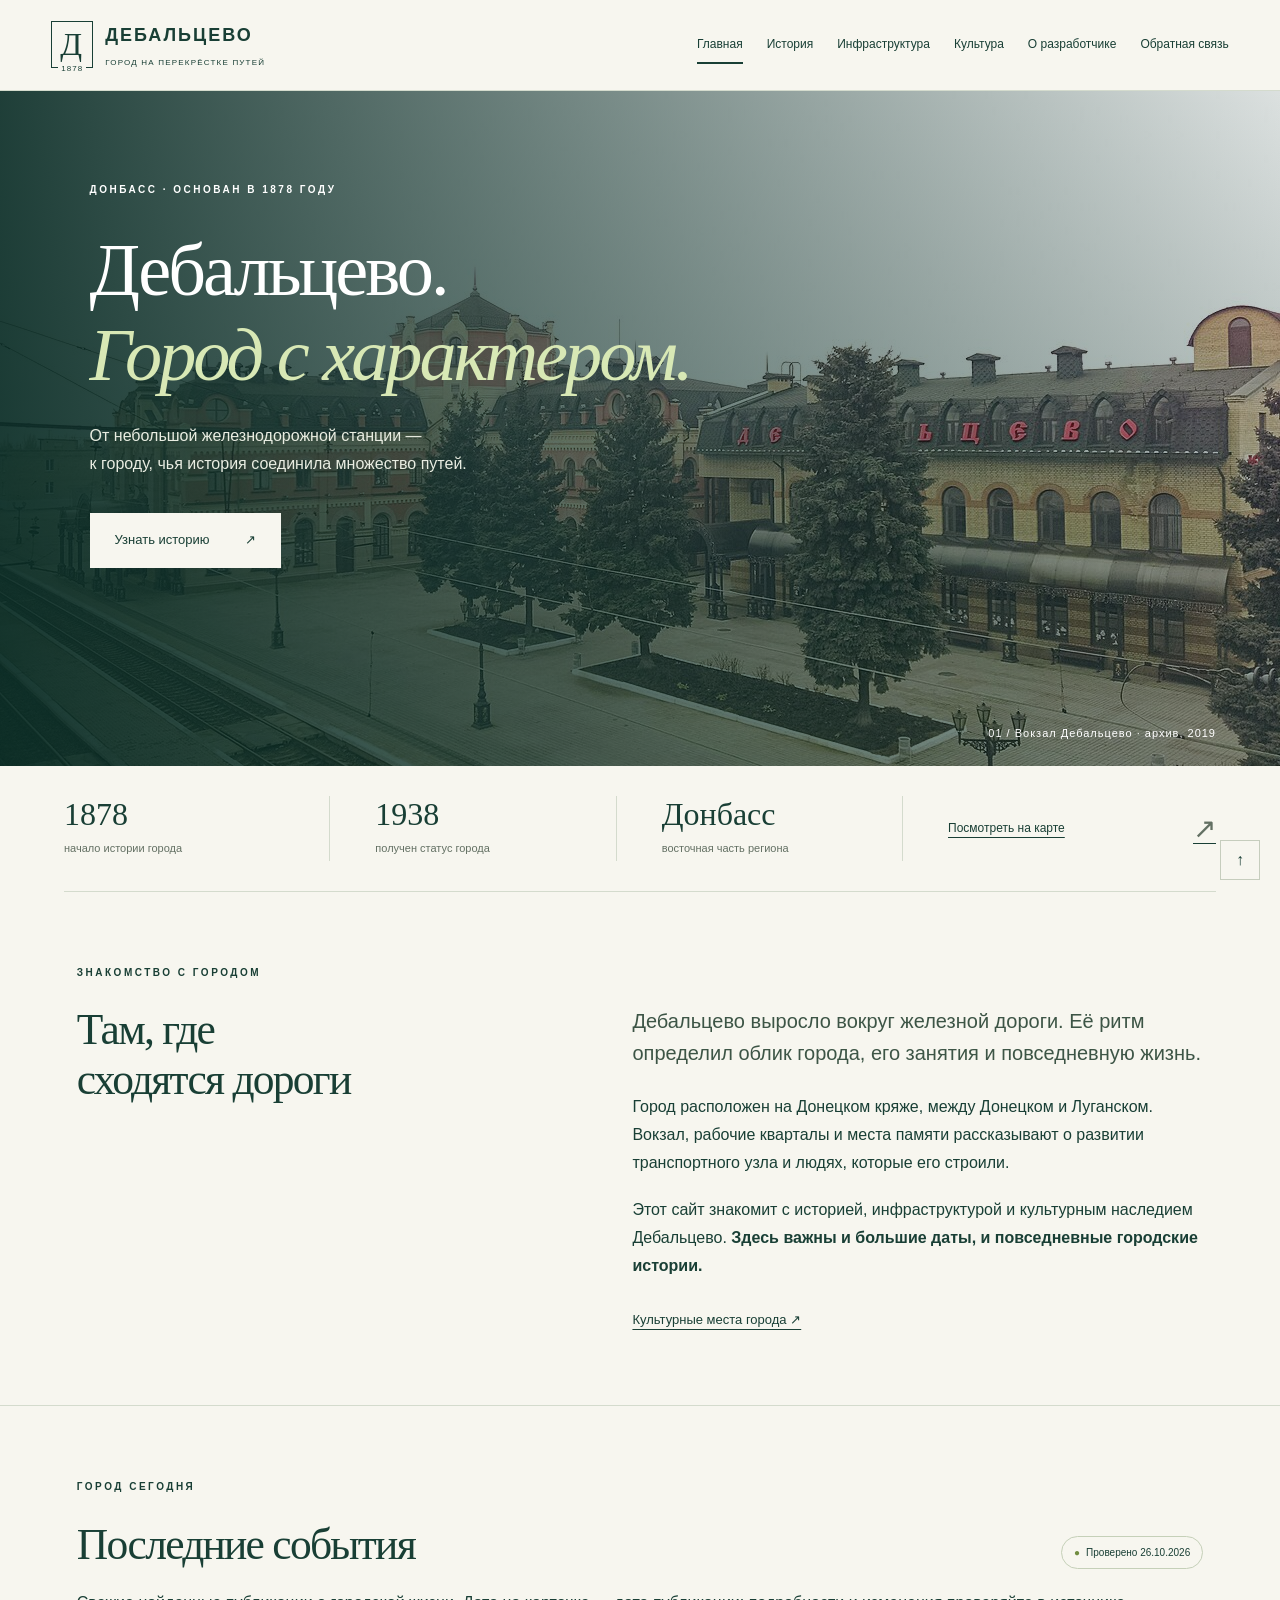
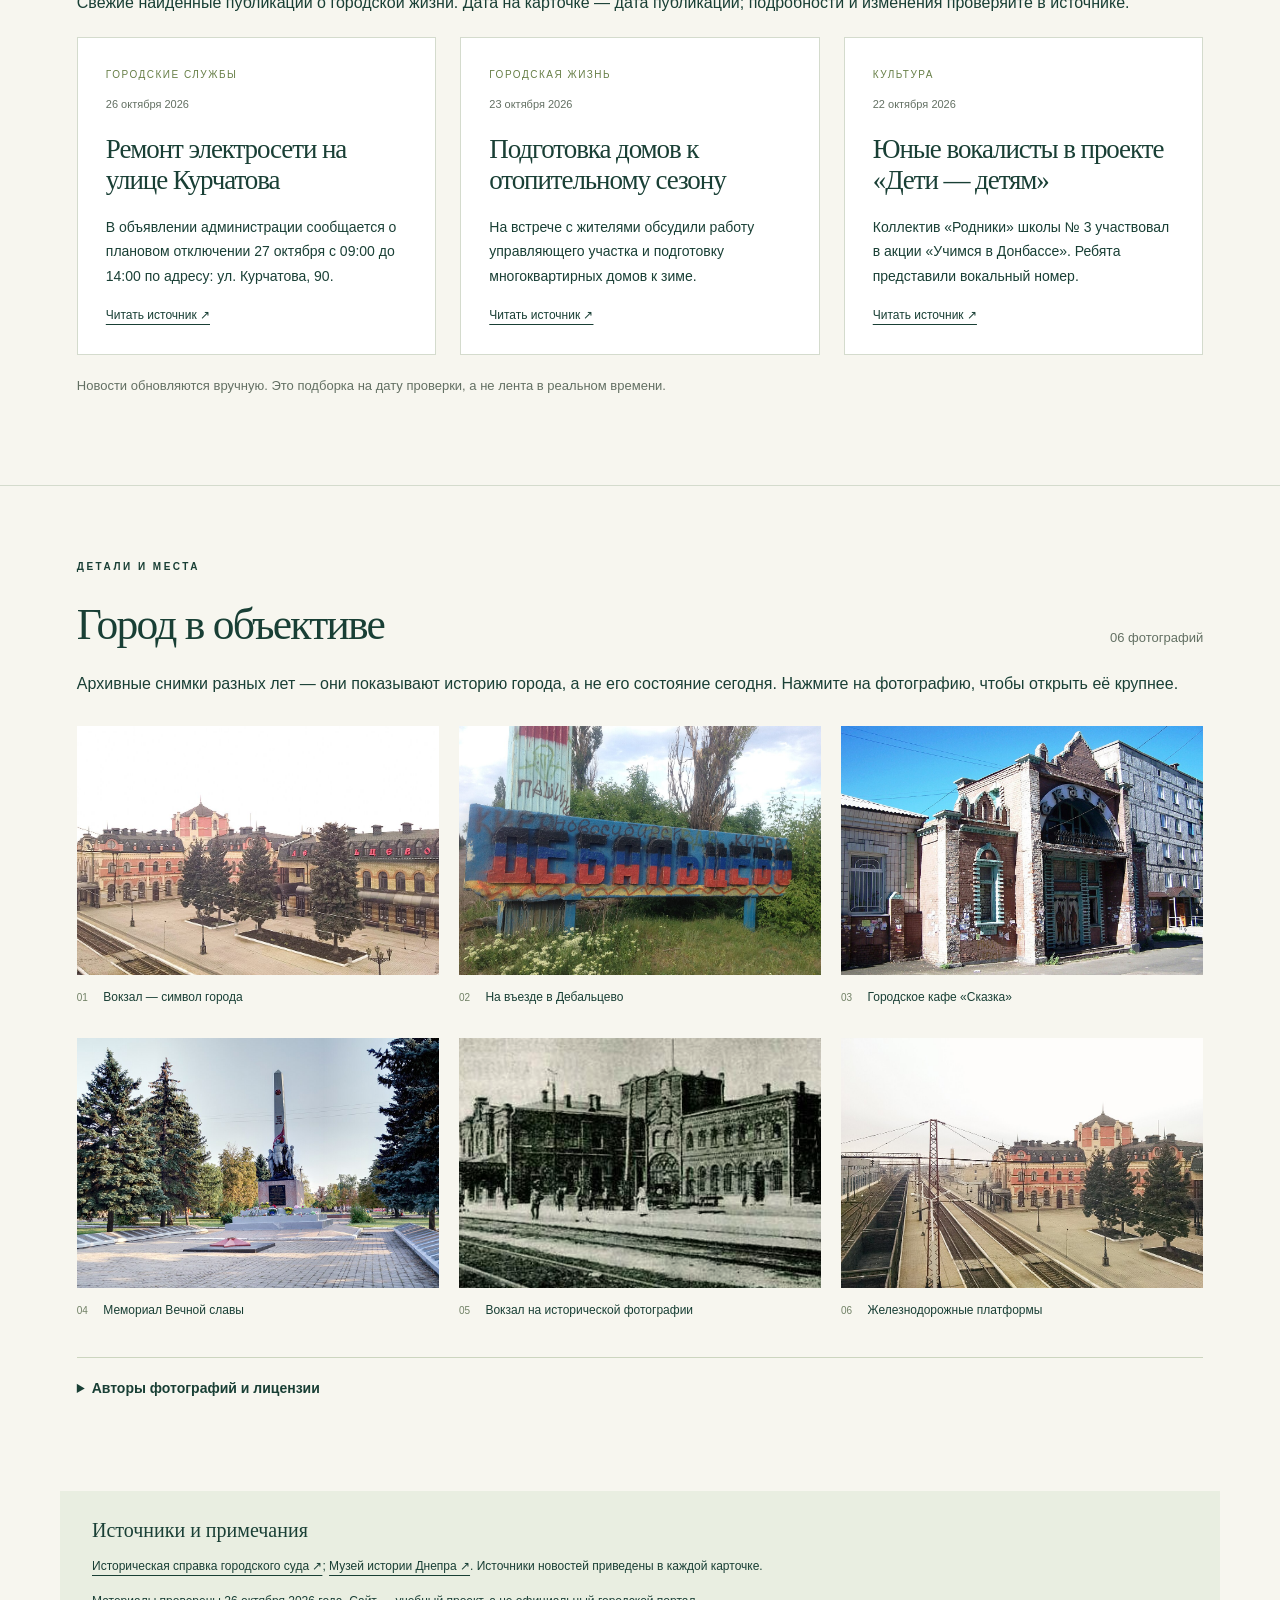
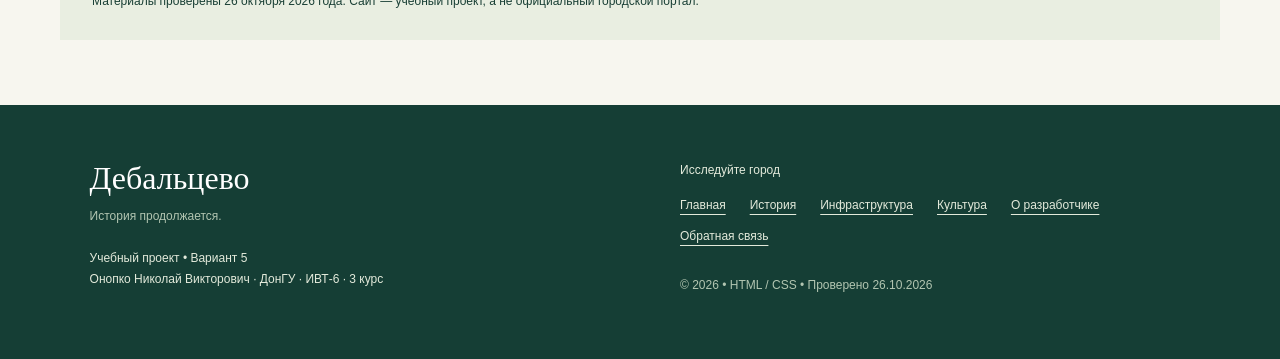
<file: index.html>
<!DOCTYPE html>
<html lang="ru"><head><meta charset="UTF-8"><meta name="viewport" content="width=device-width, initial-scale=1"><meta name="description" content="Главная — история, места и жизнь Дебальцево. Учебный проект Николая Онопко."><meta name="theme-color" content="#153e35"><title>Главная — Дебальцево</title><link rel="icon" href="assets/favicon.svg" type="image/svg+xml"><link rel="stylesheet" href="style.css"><script src="script.js" defer></script></head><body id="top"><a class="skip" href="#main">Перейти к содержанию</a><header class="site-header"><div class="header-inner"><a class="brand" href="index.html" aria-label="Дебальцево — главная"><span class="brand-icon" aria-hidden="true">Д<span>1878</span></span><span>ДЕБАЛЬЦЕВО<small>ГОРОД НА ПЕРЕКРЁСТКЕ ПУТЕЙ</small></span></a><nav aria-label="Основная навигация"><ul><li><a href="index.html" aria-current="page">Главная</a></li><li><a href="history.html">История</a></li><li><a href="infrastructure.html">Инфраструктура</a></li><li><a href="culture.html">Культура</a></li><li><a href="developer.html">О разработчике</a></li><li><a href="contact.html">Обратная связь</a></li></ul></nav></div></header><main id="main"><section class="hero"><img class="hero-photo" src="assets/city-1.jpg" alt="Здание железнодорожного вокзала Дебальцево, фотография 2019 года" fetchpriority="high"><div class="hero-shade"></div><div class="hero-content"><p class="eyebrow">ДОНБАСС · ОСНОВАН В 1878 ГОДУ</p><h1>Дебальцево.<br><em>Город с характером.</em></h1><p>От небольшой железнодорожной станции —<br>к городу, чья история соединила множество путей.</p><a class="button light" href="history.html">Узнать историю <span aria-hidden="true">↗</span></a></div><span class="photo-note">01 / Вокзал Дебальцево · архив, 2019</span></section><div class="facts"><div><strong>1878</strong><span>начало истории города</span></div><div><strong>1938</strong><span>получен статус города</span></div><div><strong>Донбасс</strong><span>восточная часть региона</span></div><a href="infrastructure.html">Посмотреть на карте <span>↗</span></a></div><section class="section about-city"><p class="eyebrow">ЗНАКОМСТВО С ГОРОДОМ</p><div class="split"><h2>Там, где<br>сходятся дороги</h2><div><p class="lead">Дебальцево выросло вокруг железной дороги. Её ритм определил облик города, его занятия и повседневную жизнь.</p><p>Город расположен на Донецком кряже, между Донецком и Луганском. Вокзал, рабочие кварталы и места памяти рассказывают о развитии транспортного узла и людях, которые его строили.</p><p>Этот сайт знакомит с историей, инфраструктурой и культурным наследием Дебальцево. <strong>Здесь важны и большие даты, и повседневные городские истории.</strong></p><a class="text-link" href="culture.html">Культурные места города ↗</a></div></div></section><section class="section news" id="news"><div class="section-head"><div><p class="eyebrow">ГОРОД СЕГОДНЯ</p><h2>Последние события</h2></div><span class="update">Проверено 26.10.2026</span></div><p>Свежие найденные публикации о городской жизни. Дата на карточке — дата публикации; подробности и изменения проверяйте в источнике.</p><div class="grid three"><article class="news-card"><p class="category">Городские службы</p><time datetime="2026-10-26">26 октября 2026</time><h3>Ремонт электросети на улице Курчатова</h3><p>В объявлении администрации сообщается о плановом отключении 27 октября с 09:00 до 14:00 по адресу: ул. Курчатова, 90.</p><a href="https://dnrnews.ru/society/2026/10/26/1529287.html" target="_blank" rel="noopener noreferrer">Читать источник ↗</a></article><article class="news-card"><p class="category">Городская жизнь</p><time datetime="2026-10-23">23 октября 2026</time><h3>Подготовка домов к отопительному сезону</h3><p>На встрече с жителями обсудили работу управляющего участка и подготовку многоквартирных домов к зиме.</p><a href="https://newsdonetsk.ru/other/2026/10/23/482514.html" target="_blank" rel="noopener noreferrer">Читать источник ↗</a></article><article class="news-card"><p class="category">Культура</p><time datetime="2026-10-22">22 октября 2026</time><h3>Юные вокалисты в проекте «Дети — детям»</h3><p>Коллектив «Родники» школы № 3 участвовал в акции «Учимся в Донбассе». Ребята представили вокальный номер.</p><a href="https://dnrnews.ru/other/2026/10/22/1526530-amp.html" target="_blank" rel="noopener noreferrer">Читать источник ↗</a></article></div><p class="muted">Новости обновляются вручную. Это подборка на дату проверки, а не лента в реальном времени.</p></section><section class="section"><div class="section-head"><div><p class="eyebrow">ДЕТАЛИ И МЕСТА</p><h2>Город в объективе</h2></div><span class="muted">06 фотографий</span></div><p>Архивные снимки разных лет — они показывают историю города, а не его состояние сегодня. Нажмите на фотографию, чтобы открыть её крупнее.</p><div class="gallery"><figure><a href="assets/city-1.jpg" target="_blank" rel="noopener"><img src="assets/city-1.jpg" alt="Вокзал — символ города" loading="lazy" width="800" height="540"></a><figcaption><span>01</span> Вокзал — символ города</figcaption></figure><figure><a href="assets/city-2.jpg" target="_blank" rel="noopener"><img src="assets/city-2.jpg" alt="На въезде в Дебальцево" loading="lazy" width="800" height="540"></a><figcaption><span>02</span> На въезде в Дебальцево</figcaption></figure><figure><a href="assets/city-3.jpg" target="_blank" rel="noopener"><img src="assets/city-3.jpg" alt="Городское кафе «Сказка»" loading="lazy" width="800" height="540"></a><figcaption><span>03</span> Городское кафе «Сказка»</figcaption></figure><figure><a href="assets/city-4.jpg" target="_blank" rel="noopener"><img src="assets/city-4.jpg" alt="Мемориал Вечной славы" loading="lazy" width="800" height="540"></a><figcaption><span>04</span> Мемориал Вечной славы</figcaption></figure><figure><a href="assets/city-5.jpg" target="_blank" rel="noopener"><img src="assets/city-5.jpg" alt="Вокзал на исторической фотографии" loading="lazy" width="800" height="540"></a><figcaption><span>05</span> Вокзал на исторической фотографии</figcaption></figure><figure><a href="assets/city-6.jpg" target="_blank" rel="noopener"><img src="assets/city-6.jpg" alt="Железнодорожные платформы" loading="lazy" width="800" height="540"></a><figcaption><span>06</span> Железнодорожные платформы</figcaption></figure></div><details><summary>Авторы фотографий и лицензии</summary><ol class="credits"><li><a href="https://commons.wikimedia.org/wiki/File:%D0%96%D0%B5%D0%BB%D0%B5%D0%B7%D0%BD%D0%BE%D0%B4%D0%BE%D1%80%D0%BE%D0%B6%D0%BD%D1%8B%D0%B9_%D0%B2%D0%BE%D0%BA%D0%B7%D0%B0%D0%BB_%D0%B3%D0%BE%D1%80%D0%BE%D0%B4%D0%B0_%D0%94%D0%B5%D0%B1%D0%B0%D0%BB%D1%8C%D1%86%D0%B5%D0%B2%D0%BE,_2019_%D0%B3%D0%BE%D0%B4.jpg">Вокзал — символ города</a> — Kozlov Timur; <a href="https://creativecommons.org/licenses/by-sa/4.0">CC BY-SA 4.0</a>. Дата съёмки: 2019-12-29 14:20:45. Кадрирование средствами CSS.</li><li><a href="https://commons.wikimedia.org/wiki/File:Debaltseve_sign_-_panoramio.jpg">На въезде в Дебальцево</a> — L-BBE; <a href="https://creativecommons.org/licenses/by/3.0">CC BY 3.0</a>. Дата съёмки: Taken on 24 May 2015. Кадрирование средствами CSS.</li><li><a href="https://commons.wikimedia.org/wiki/File:%D0%A1%D0%BA%D0%B0%D0%B7%D0%BA%D0%B0_%D0%B2_%D0%94%D0%B5%D0%B1%D0%B0%D0%BB%D1%8C%D1%86%D0%B5%D0%B2%D0%BE_-_panoramio.jpg">Городское кафе «Сказка»</a> — vivali; <a href="https://creativecommons.org/licenses/by/3.0">CC BY 3.0</a>. Дата съёмки: Taken on 19 June 2012. Кадрирование средствами CSS.</li><li><a href="https://commons.wikimedia.org/wiki/File:%D0%9C%D0%BE%D0%BD%D1%83%D0%BC%D0%B5%D0%BD%D1%82_%C2%AB%D0%92%D1%96%D1%87%D0%BD%D0%BE%D1%97_%D1%81%D0%BB%D0%B0%D0%B2%D0%B8%C2%BB._%D0%91%D1%80%D0%B0%D1%82%D1%81%D1%8C%D0%BA%D0%B0_%D0%BC%D0%BE%D0%B3%D0%B8%D0%BB%D0%B0_%D1%80%D0%B0%D0%B4%D1%8F%D0%BD%D1%81%D1%8C%D0%BA%D0%B8%D1%85_%D0%B2%D0%BE%D1%97%D0%BD%D1%96%D0%B2._%D0%BC._%D0%94%D0%B5%D0%B1%D0%B0%D0%BB%D1%8C%D1%86%D0%B5%D0%B2%D0%B5._ID_14-109-03.jpg">Мемориал Вечной славы</a> — Ivan Dubenko; <a href="https://creativecommons.org/licenses/by-sa/3.0">CC BY-SA 3.0</a>. Дата съёмки: 2012-09-03 17:06:18. Кадрирование средствами CSS.</li><li><a href="https://commons.wikimedia.org/wiki/File:%D0%94%D0%BE%D1%80%D0%B5%D0%B2%D0%BE%D0%BB%D1%8E%D1%86%D0%B8%D0%BE%D0%BD%D0%BD%D0%BE%D0%B5_%D0%94%D0%B5%D0%B1%D0%B0%D0%BB%D1%8C%D1%86%D0%B5%D0%B2%D0%BE.jpg">Вокзал на исторической фотографии</a> — not specified; <a href="https://commons.wikimedia.org/wiki/File:%D0%94%D0%BE%D1%80%D0%B5%D0%B2%D0%BE%D0%BB%D1%8E%D1%86%D0%B8%D0%BE%D0%BD%D0%BD%D0%BE%D0%B5_%D0%94%D0%B5%D0%B1%D0%B0%D0%BB%D1%8C%D1%86%D0%B5%D0%B2%D0%BE.jpg">Public domain</a>. Дата съёмки: before 1917date QS:P,+1917-00-00T00:00:00Z/7,P1326,+1917-00-00T00:00:00Z/9. Кадрирование средствами CSS.</li><li><a href="https://commons.wikimedia.org/wiki/File:%D0%96%D0%B5%D0%BB%D0%B5%D0%B7%D0%BD%D0%BE%D0%B4%D0%BE%D1%80%D0%BE%D0%B6%D0%BD%D1%8B%D0%B9_%D0%B2%D0%BE%D0%BA%D0%B7%D0%B0%D0%BB_%D0%B8_%D0%BF%D0%BB%D0%B0%D1%82%D1%84%D0%BE%D1%80%D0%BC%D1%8B_%D0%B3%D0%BE%D1%80%D0%BE%D0%B4%D0%B0_%D0%94%D0%B5%D0%B1%D0%B0%D0%BB%D1%8C%D1%86%D0%B5%D0%B2%D0%BE,_2019_%D0%B3%D0%BE%D0%B4.jpg">Железнодорожные платформы</a> — Kozlov Timur; <a href="https://creativecommons.org/licenses/by-sa/4.0">CC BY-SA 4.0</a>. Дата съёмки: 2019-12-29 14:20:49. Кадрирование средствами CSS.</li></ol></details></section><aside class="sources"><h2>Источники и примечания</h2><p><a href="https://db.dn.court.gov.ua/sud0511/pro_sud/hist/" target="_blank" rel="noopener noreferrer">Историческая справка городского суда ↗</a>; <a href="https://midnipro.museum/vulytsi-dnipra/debaltsivska/" target="_blank" rel="noopener noreferrer">Музей истории Днепра ↗</a>. Источники новостей приведены в каждой карточке.</p><p>Материалы проверены <time datetime="2026-10-26">26 октября 2026 года</time>. Сайт — учебный проект, а не официальный городской портал.</p></aside></main><footer class="site-footer"><div><a class="footer-brand" href="index.html">Дебальцево<span>История продолжается.</span></a><p>Учебный проект • Вариант 5<br>Онопко Николай Викторович · ДонГУ · ИВТ-6 · 3 курс</p></div><div><p>Исследуйте город</p><nav aria-label="Навигация в подвале"><a href="index.html">Главная</a><a href="history.html">История</a><a href="infrastructure.html">Инфраструктура</a><a href="culture.html">Культура</a><a href="developer.html">О разработчике</a><a href="contact.html">Обратная связь</a></nav><small>© 2026 • HTML / CSS • Проверено 26.10.2026</small></div></footer><a class="back-top" href="#top" aria-label="Наверх">↑</a></body></html>
</file>
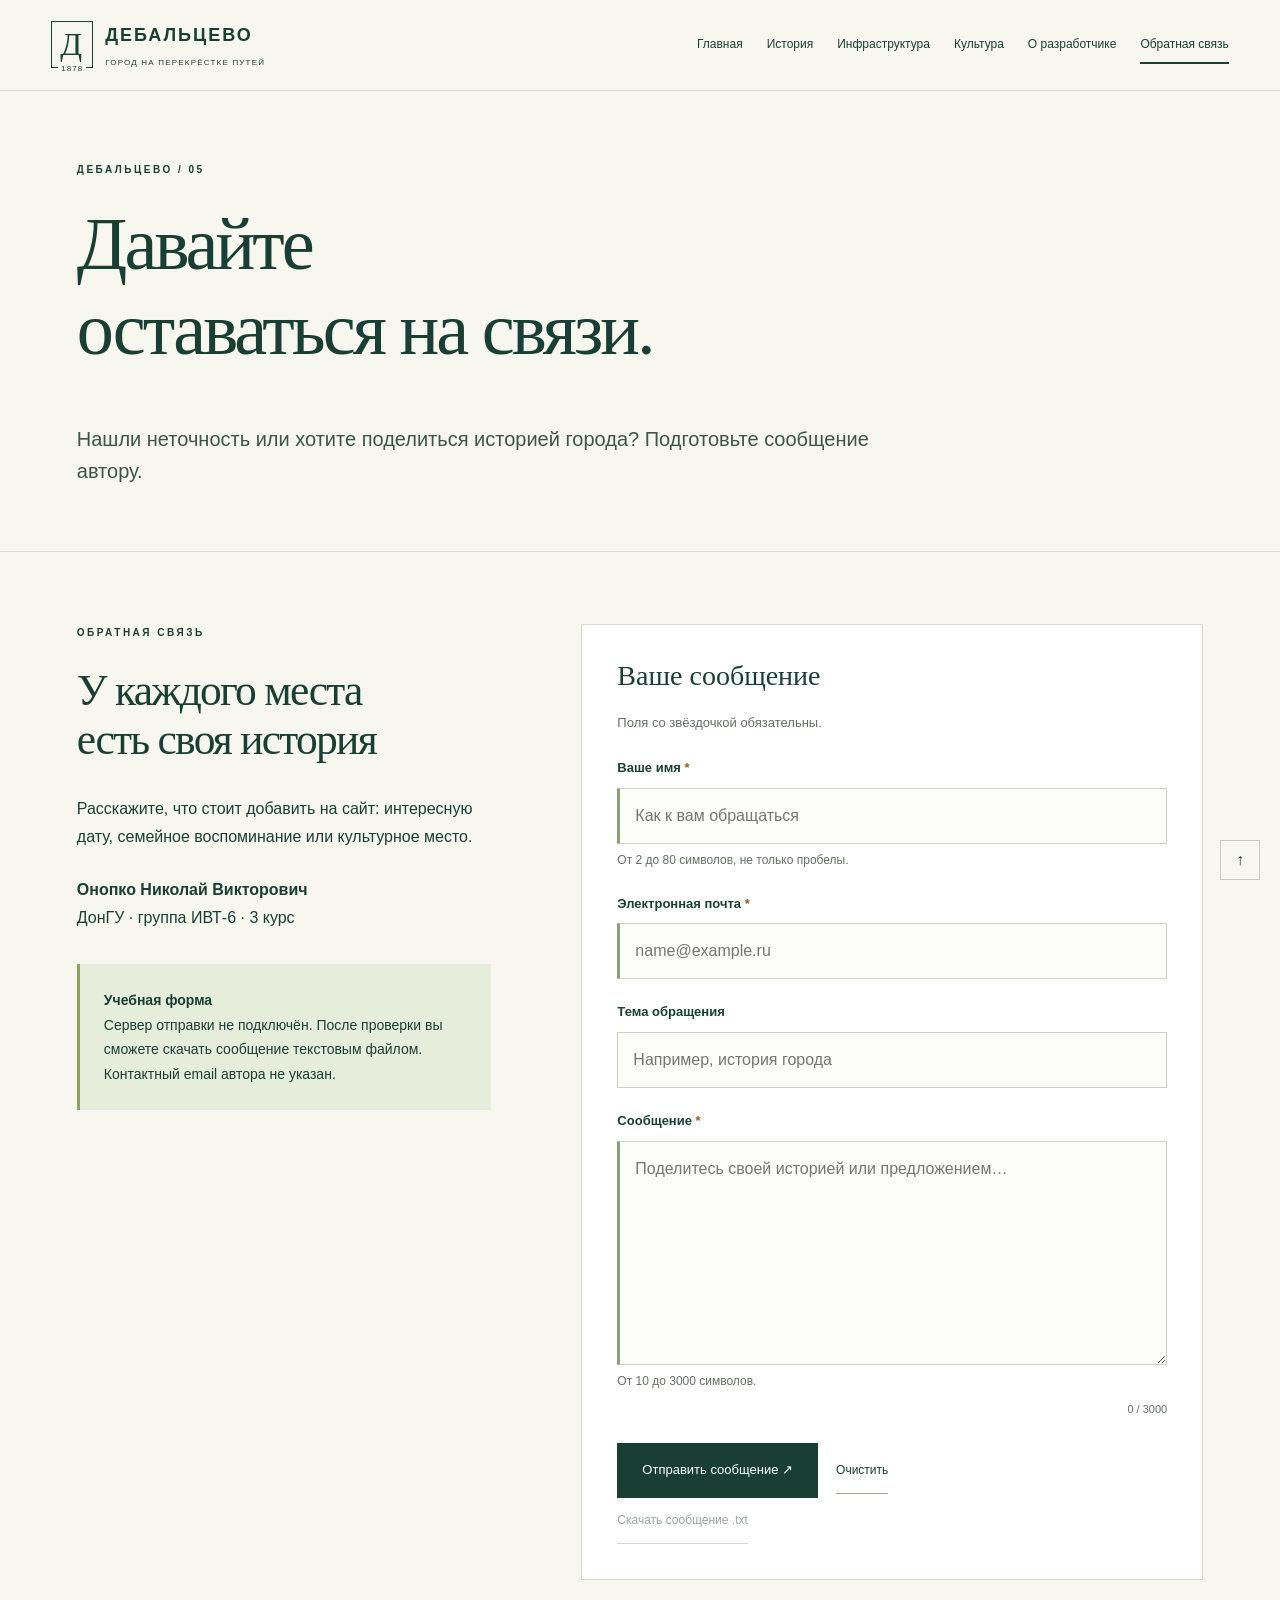
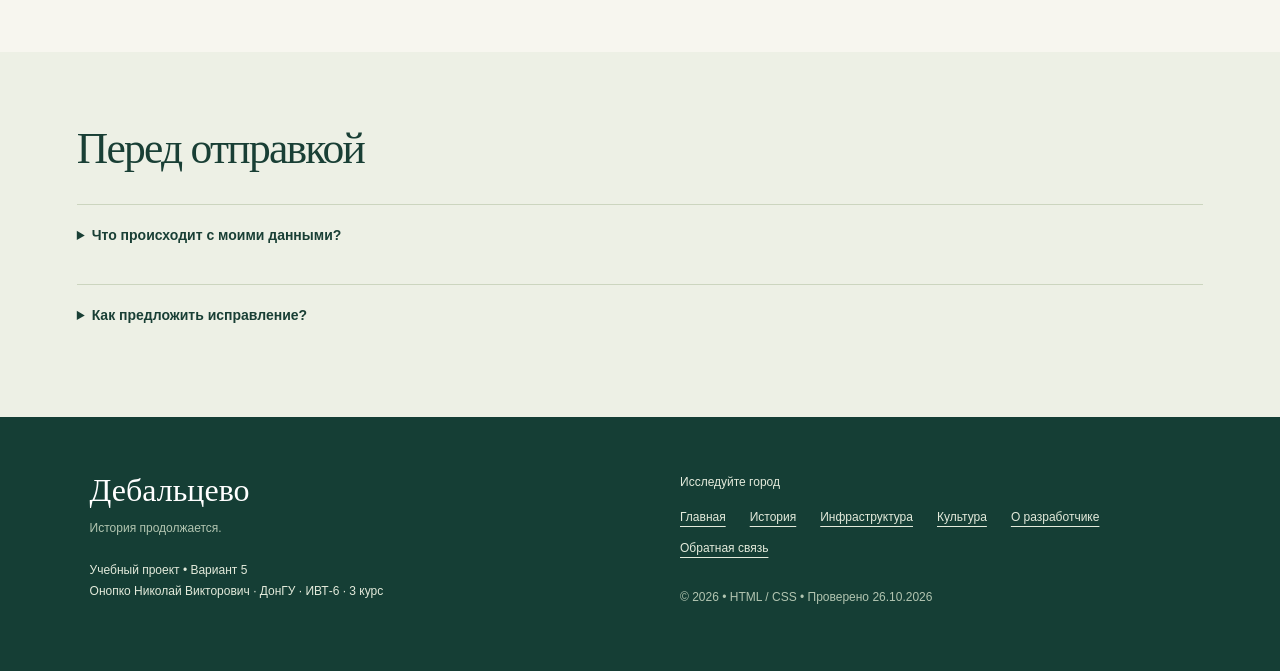
<file: contact.html>
<!DOCTYPE html>
<html lang="ru"><head><meta charset="UTF-8"><meta name="viewport" content="width=device-width, initial-scale=1"><meta name="description" content="Обратная связь — история, места и жизнь Дебальцево. Учебный проект Николая Онопко."><meta name="theme-color" content="#153e35"><title>Обратная связь — Дебальцево</title><link rel="icon" href="assets/favicon.svg" type="image/svg+xml"><link rel="stylesheet" href="style.css"><script src="script.js" defer></script></head><body id="top"><a class="skip" href="#main">Перейти к содержанию</a><header class="site-header"><div class="header-inner"><a class="brand" href="index.html" aria-label="Дебальцево — главная"><span class="brand-icon" aria-hidden="true">Д<span>1878</span></span><span>ДЕБАЛЬЦЕВО<small>ГОРОД НА ПЕРЕКРЁСТКЕ ПУТЕЙ</small></span></a><nav aria-label="Основная навигация"><ul><li><a href="index.html">Главная</a></li><li><a href="history.html">История</a></li><li><a href="infrastructure.html">Инфраструктура</a></li><li><a href="culture.html">Культура</a></li><li><a href="developer.html">О разработчике</a></li><li><a href="contact.html" aria-current="page">Обратная связь</a></li></ul></nav></div></header><main id="main"><div class="page-intro"><p class="eyebrow">ДЕБАЛЬЦЕВО / 05</p><h1>Давайте<br>оставаться на связи.</h1><p class="lead">Нашли неточность или хотите поделиться историей города? Подготовьте сообщение автору.</p></div><section class="section"><div class="contact-layout"><aside><p class="eyebrow">ОБРАТНАЯ СВЯЗЬ</p><h2>У каждого места<br>есть своя история</h2><p>Расскажите, что стоит добавить на сайт: интересную дату, семейное воспоминание или культурное место.</p><address><strong>Онопко Николай Викторович</strong><br>ДонГУ · группа ИВТ-6 · 3 курс</address><div class="notice"><strong>Учебная форма</strong><p>Сервер отправки не подключён. После проверки вы сможете скачать сообщение текстовым файлом. Контактный email автора не указан.</p></div></aside><form id="feedback-form"><fieldset><legend>Ваше сообщение</legend><p class="muted">Поля со звёздочкой обязательны.</p><label for="name">Ваше имя <span aria-hidden="true">*</span></label><input id="name" name="name" type="text" placeholder="Как к вам обращаться" autocomplete="name" minlength="2" maxlength="80" required aria-describedby="name-help"><small class="field-help" id="name-help">От 2 до 80 символов, не только пробелы.</small><label for="email">Электронная почта <span aria-hidden="true">*</span></label><input id="email" name="email" type="email" placeholder="name@example.ru" autocomplete="email" maxlength="120" required><label for="topic">Тема обращения</label><input id="topic" name="topic" list="topics" placeholder="Например, история города" maxlength="100"><datalist id="topics"><option value="История города"></option><option value="Культурное наследие"></option><option value="Исправление неточности"></option><option value="Отзыв о сайте"></option></datalist><label for="message">Сообщение <span aria-hidden="true">*</span></label><textarea id="message" name="message" rows="7" placeholder="Поделитесь своей историей или предложением…" minlength="10" maxlength="3000" required aria-describedby="message-help"></textarea><small class="field-help" id="message-help">От 10 до 3000 символов.</small><p class="counter"><output id="char-count" for="message">0</output> / 3000</p><div class="form-actions"><button class="button" type="submit">Отправить сообщение ↗</button><button class="secondary" type="reset">Очистить</button></div><noscript><p>Браузер проверит обязательные поля. Для скачивания сообщения включите JavaScript; без него отправка на сервер также недоступна.</p></noscript><p id="form-status" role="status" aria-live="polite"></p><button id="download-message" class="secondary" type="button" disabled>Скачать сообщение .txt</button></fieldset></form></div></section><section class="section tinted"><h2>Перед отправкой</h2><details><summary>Что происходит с моими данными?</summary><p>Поля проверяются в вашем браузере. Сайт не отправляет их по сети, не сохраняет в localStorage и не использует аналитические сервисы. По кнопке скачивания создаётся локальный текстовый файл.</p></details><details><summary>Как предложить исправление?</summary><p>Укажите страницу, неточность и ссылку на источник. Это поможет проверить дату или описание события.</p></details></section></main><footer class="site-footer"><div><a class="footer-brand" href="index.html">Дебальцево<span>История продолжается.</span></a><p>Учебный проект • Вариант 5<br>Онопко Николай Викторович · ДонГУ · ИВТ-6 · 3 курс</p></div><div><p>Исследуйте город</p><nav aria-label="Навигация в подвале"><a href="index.html">Главная</a><a href="history.html">История</a><a href="infrastructure.html">Инфраструктура</a><a href="culture.html">Культура</a><a href="developer.html">О разработчике</a><a href="contact.html">Обратная связь</a></nav><small>© 2026 • HTML / CSS • Проверено 26.10.2026</small></div></footer><a class="back-top" href="#top" aria-label="Наверх">↑</a></body></html>
</file>
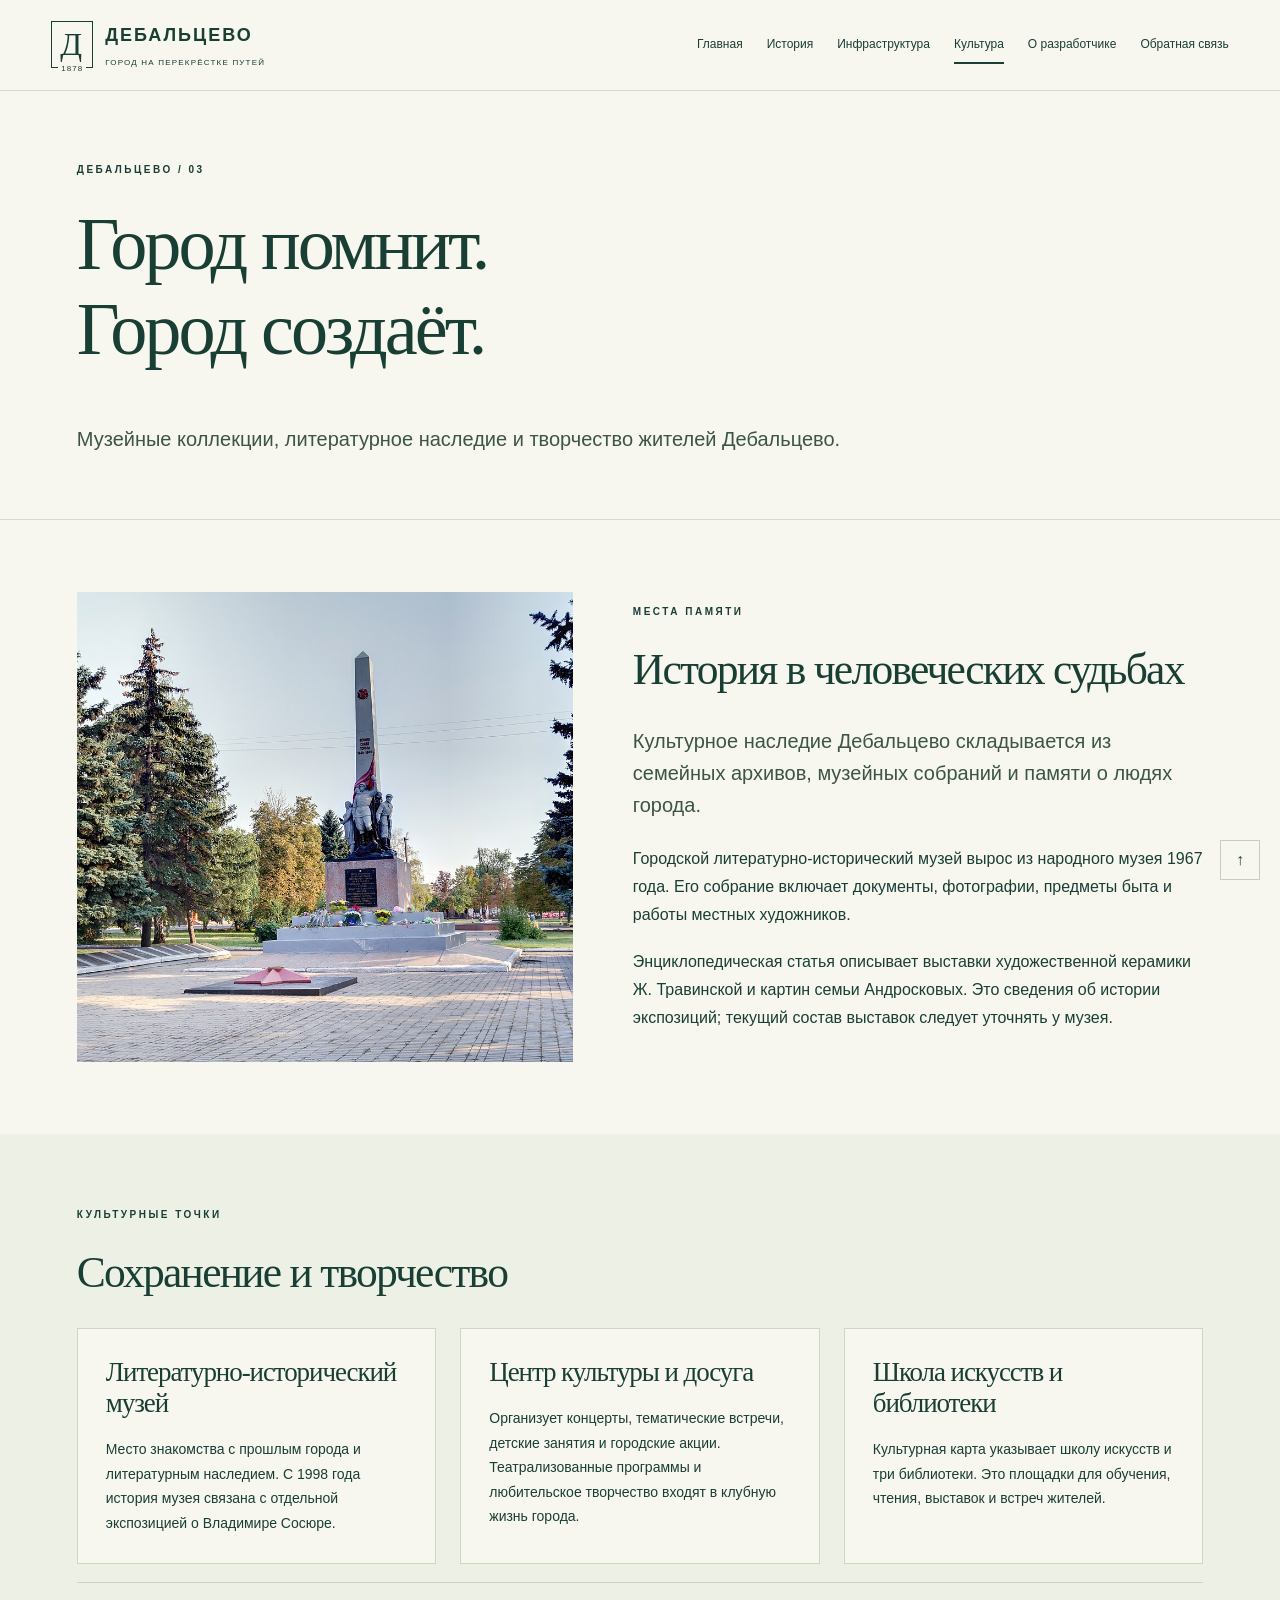
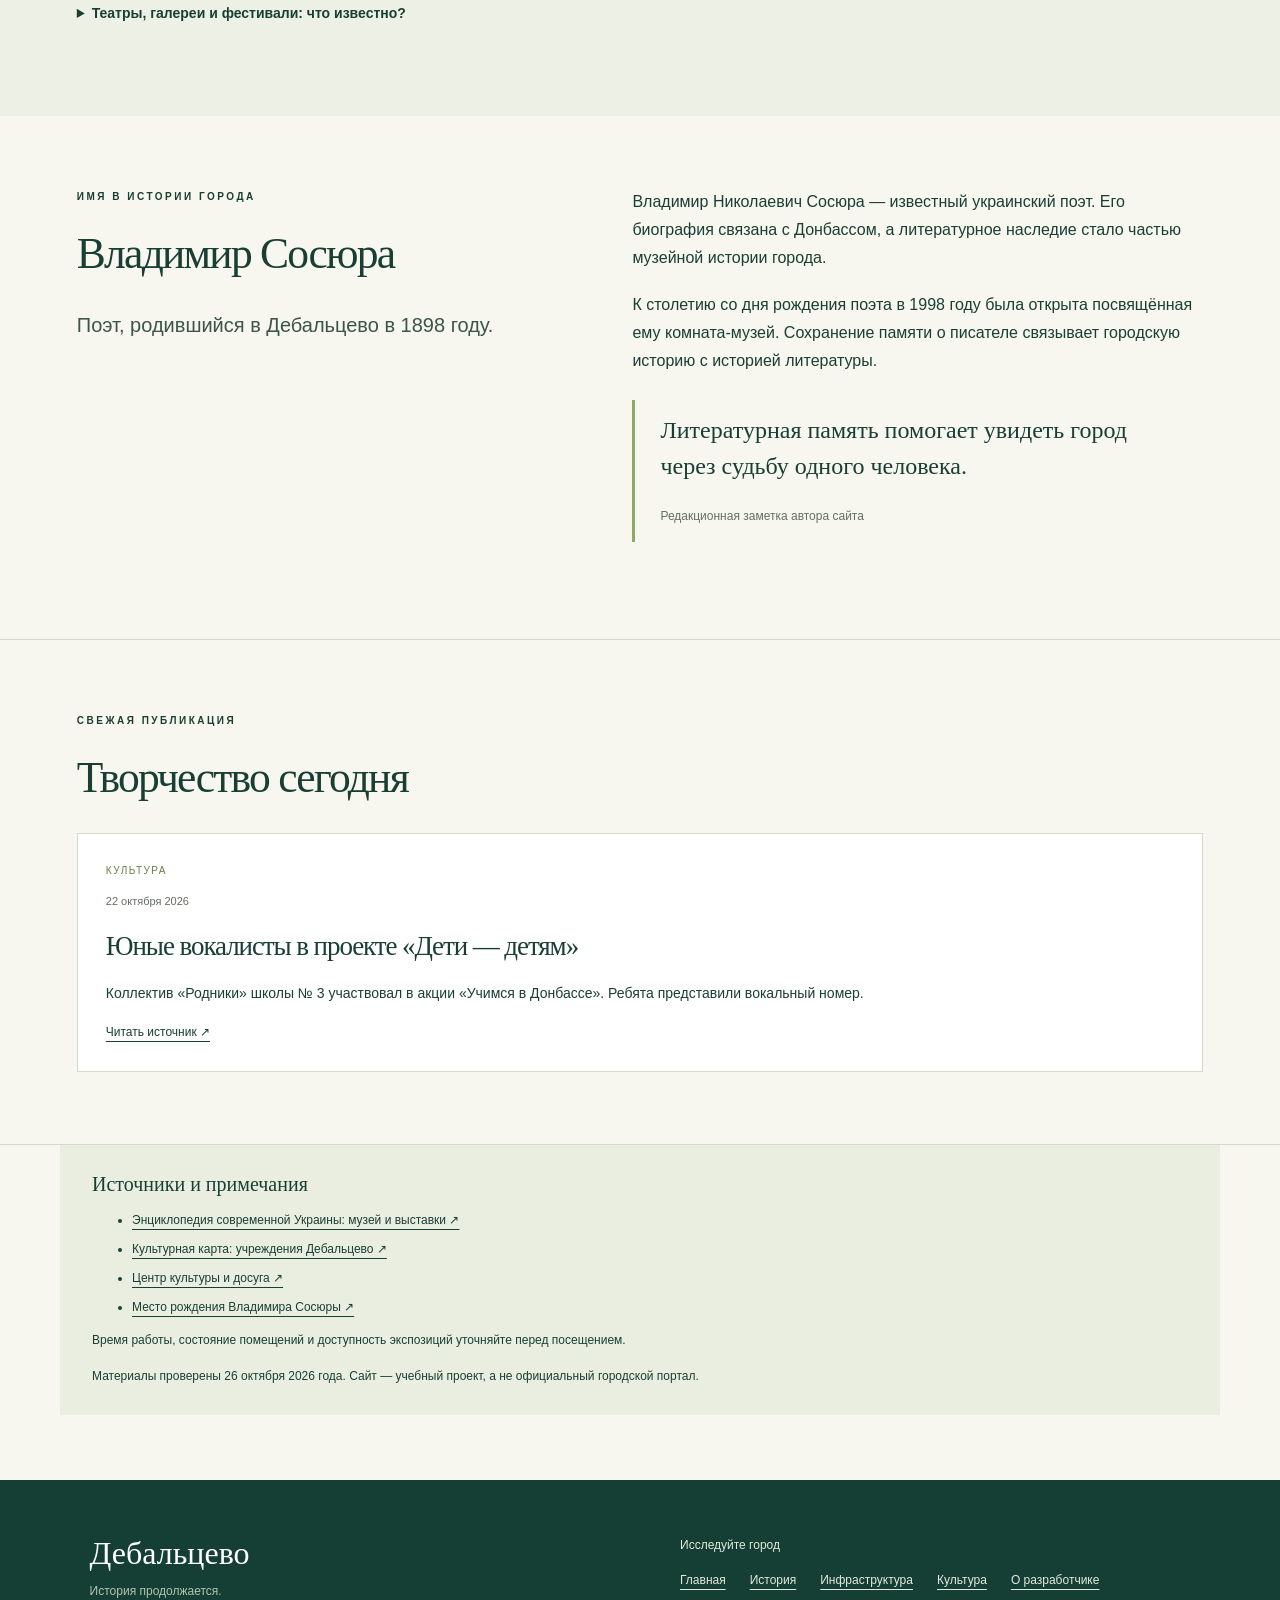
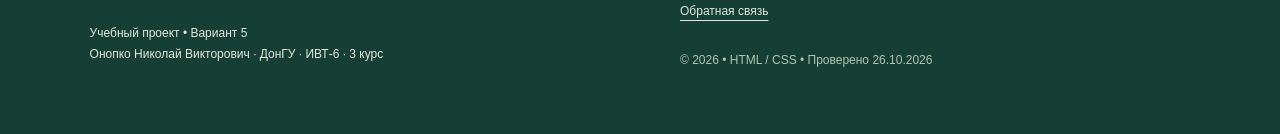
<file: culture.html>
<!DOCTYPE html>
<html lang="ru"><head><meta charset="UTF-8"><meta name="viewport" content="width=device-width, initial-scale=1"><meta name="description" content="Культура и искусство — история, места и жизнь Дебальцево. Учебный проект Николая Онопко."><meta name="theme-color" content="#153e35"><title>Культура и искусство — Дебальцево</title><link rel="icon" href="assets/favicon.svg" type="image/svg+xml"><link rel="stylesheet" href="style.css"><script src="script.js" defer></script></head><body id="top"><a class="skip" href="#main">Перейти к содержанию</a><header class="site-header"><div class="header-inner"><a class="brand" href="index.html" aria-label="Дебальцево — главная"><span class="brand-icon" aria-hidden="true">Д<span>1878</span></span><span>ДЕБАЛЬЦЕВО<small>ГОРОД НА ПЕРЕКРЁСТКЕ ПУТЕЙ</small></span></a><nav aria-label="Основная навигация"><ul><li><a href="index.html">Главная</a></li><li><a href="history.html">История</a></li><li><a href="infrastructure.html">Инфраструктура</a></li><li><a href="culture.html" aria-current="page">Культура</a></li><li><a href="developer.html">О разработчике</a></li><li><a href="contact.html">Обратная связь</a></li></ul></nav></div></header><main id="main"><div class="page-intro"><p class="eyebrow">ДЕБАЛЬЦЕВО / 03</p><h1>Город помнит.<br>Город создаёт.</h1><p class="lead">Музейные коллекции, литературное наследие и творчество жителей Дебальцево.</p></div><section class="section"><div class="culture-feature"><img src="assets/city-4.jpg" alt="Мемориал Вечной славы в Дебальцево" loading="lazy"><div><p class="eyebrow">МЕСТА ПАМЯТИ</p><h2>История в человеческих судьбах</h2><p class="lead">Культурное наследие Дебальцево складывается из семейных архивов, музейных собраний и памяти о людях города.</p><p>Городской литературно-исторический музей вырос из народного музея 1967 года. Его собрание включает документы, фотографии, предметы быта и работы местных художников.</p><p>Энциклопедическая статья описывает выставки художественной керамики Ж. Травинской и картин семьи Андросковых. Это сведения об истории экспозиций; текущий состав выставок следует уточнять у музея.</p></div></div></section><section class="section tinted"><p class="eyebrow">КУЛЬТУРНЫЕ ТОЧКИ</p><h2>Сохранение и творчество</h2><div class="grid three"><article class="card"><h3>Литературно-исторический музей</h3><p>Место знакомства с прошлым города и литературным наследием. С 1998 года история музея связана с отдельной экспозицией о Владимире Сосюре.</p></article><article class="card"><h3>Центр культуры и досуга</h3><p>Организует концерты, тематические встречи, детские занятия и городские акции. Театрализованные программы и любительское творчество входят в клубную жизнь города.</p></article><article class="card"><h3>Школа искусств и библиотеки</h3><p>Культурная карта указывает школу искусств и три библиотеки. Это площадки для обучения, чтения, выставок и встреч жителей.</p></article></div><details><summary>Театры, галереи и фестивали: что известно?</summary><p>В просмотренных источниках нет подтверждения действующего самостоятельного профессионального театра или отдельной художественной галереи. Изобразительное искусство представлено музейными выставками, сценическое — программами центра культуры. Подтверждённая афиша отдельного городского фестиваля на дату проверки не найдена; вымышленные мероприятия не добавлены.</p></details></section><section class="section"><div class="split"><div><p class="eyebrow">ИМЯ В ИСТОРИИ ГОРОДА</p><h2>Владимир Сосюра</h2><p class="lead">Поэт, родившийся в Дебальцево в 1898 году.</p></div><div><p>Владимир Николаевич Сосюра — известный украинский поэт. Его биография связана с Донбассом, а литературное наследие стало частью музейной истории города.</p><p>К столетию со дня рождения поэта в 1998 году была открыта посвящённая ему комната-музей. Сохранение памяти о писателе связывает городскую историю с историей литературы.</p><blockquote><p>Литературная память помогает увидеть город через судьбу одного человека.</p><cite>Редакционная заметка автора сайта</cite></blockquote></div></div></section><section class="section news"><p class="eyebrow">СВЕЖАЯ ПУБЛИКАЦИЯ</p><h2>Творчество сегодня</h2><article class="news-card"><p class="category">Культура</p><time datetime="2026-10-22">22 октября 2026</time><h3>Юные вокалисты в проекте «Дети — детям»</h3><p>Коллектив «Родники» школы № 3 участвовал в акции «Учимся в Донбассе». Ребята представили вокальный номер.</p><a href="https://dnrnews.ru/other/2026/10/22/1526530-amp.html" target="_blank" rel="noopener noreferrer">Читать источник ↗</a></article></section><aside class="sources"><h2>Источники и примечания</h2><ul><li><a href="https://esu.com.ua/article-23830" target="_blank" rel="noopener noreferrer">Энциклопедия современной Украины: музей и выставки ↗</a></li><li><a href="https://culture-dnr.ru/karta" target="_blank" rel="noopener noreferrer">Культурная карта: учреждения Дебальцево ↗</a></li><li><a href="https://new.culture-dnr.ru/uchrezhdeniya/doma-kultury/mbu-debaltsevskij-tsentr-kultury-i-dosuga-g-o-debaltsevo" target="_blank" rel="noopener noreferrer">Центр культуры и досуга ↗</a></li><li><a href="https://midnipro.museum/vulytsi-dnipra/debaltsivska/" target="_blank" rel="noopener noreferrer">Место рождения Владимира Сосюры ↗</a></li></ul><p>Время работы, состояние помещений и доступность экспозиций уточняйте перед посещением.</p><p>Материалы проверены <time datetime="2026-10-26">26 октября 2026 года</time>. Сайт — учебный проект, а не официальный городской портал.</p></aside></main><footer class="site-footer"><div><a class="footer-brand" href="index.html">Дебальцево<span>История продолжается.</span></a><p>Учебный проект • Вариант 5<br>Онопко Николай Викторович · ДонГУ · ИВТ-6 · 3 курс</p></div><div><p>Исследуйте город</p><nav aria-label="Навигация в подвале"><a href="index.html">Главная</a><a href="history.html">История</a><a href="infrastructure.html">Инфраструктура</a><a href="culture.html">Культура</a><a href="developer.html">О разработчике</a><a href="contact.html">Обратная связь</a></nav><small>© 2026 • HTML / CSS • Проверено 26.10.2026</small></div></footer><a class="back-top" href="#top" aria-label="Наверх">↑</a></body></html>
</file>
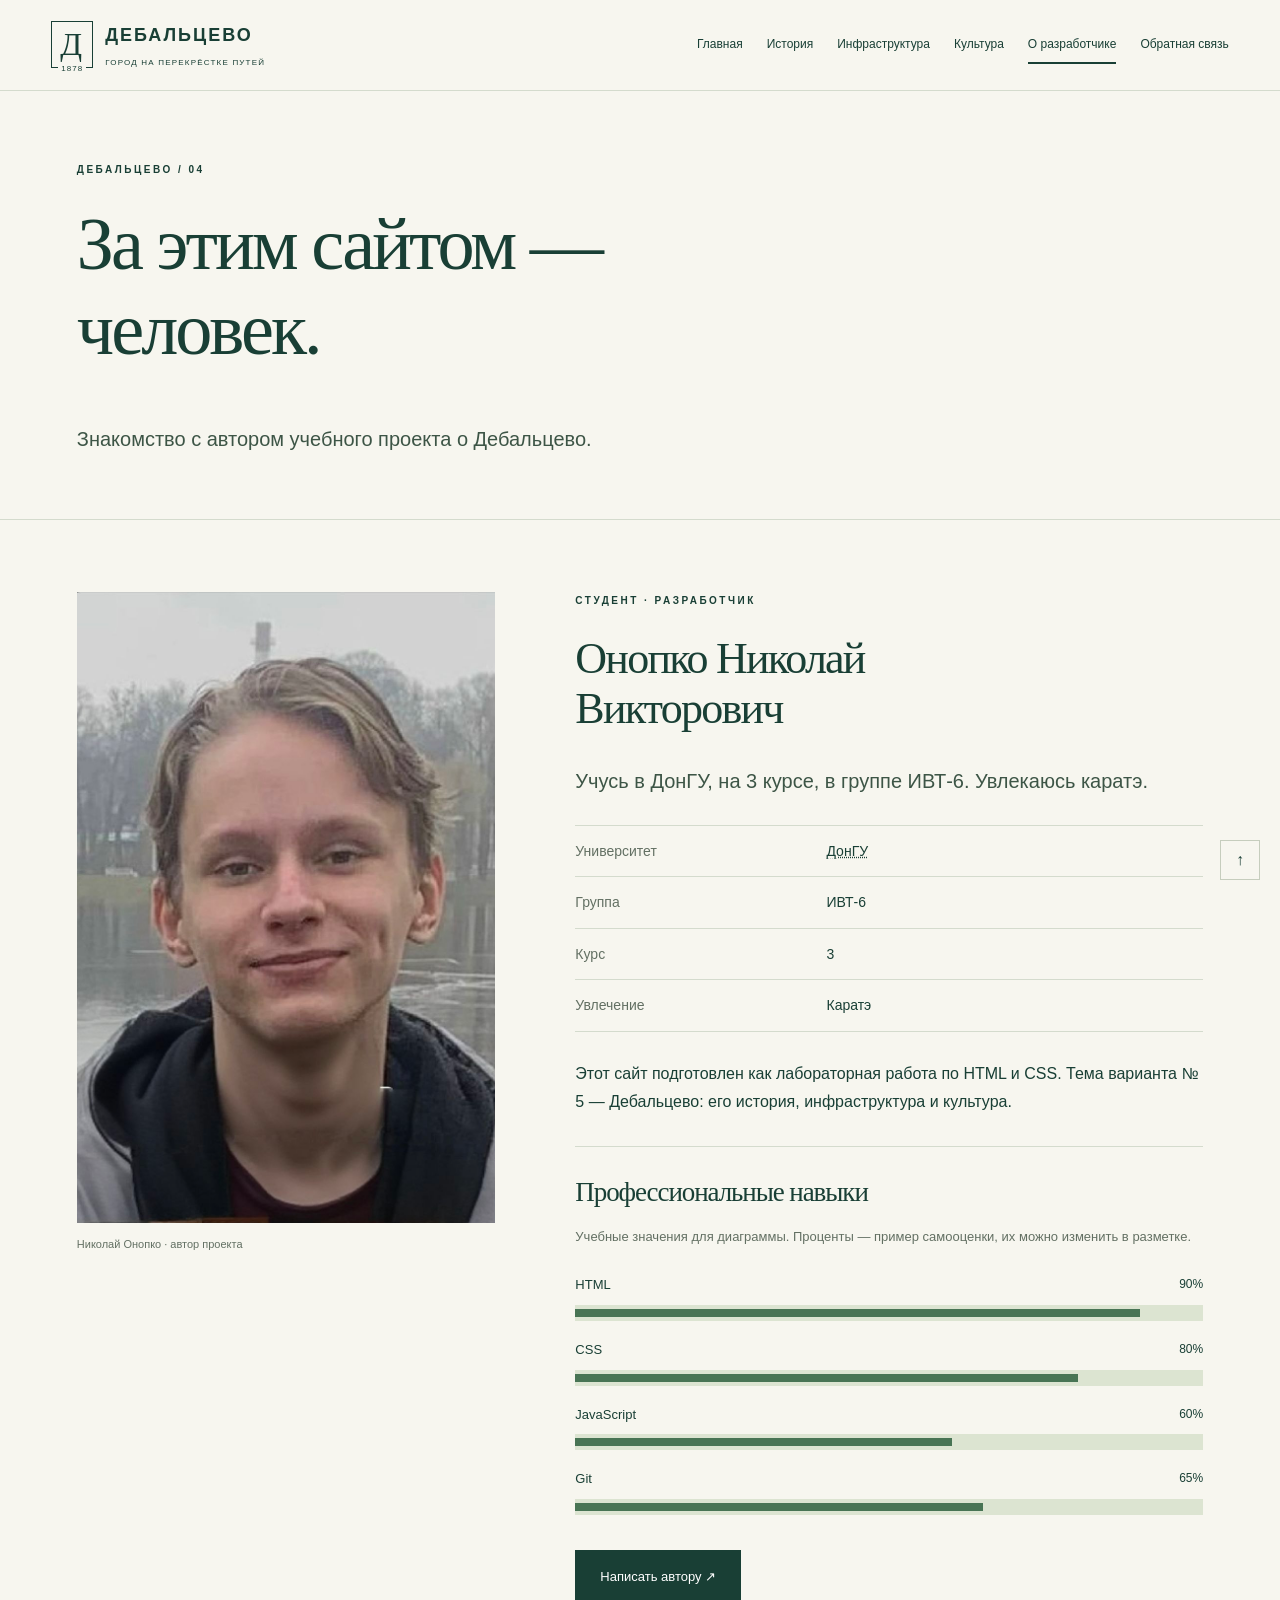
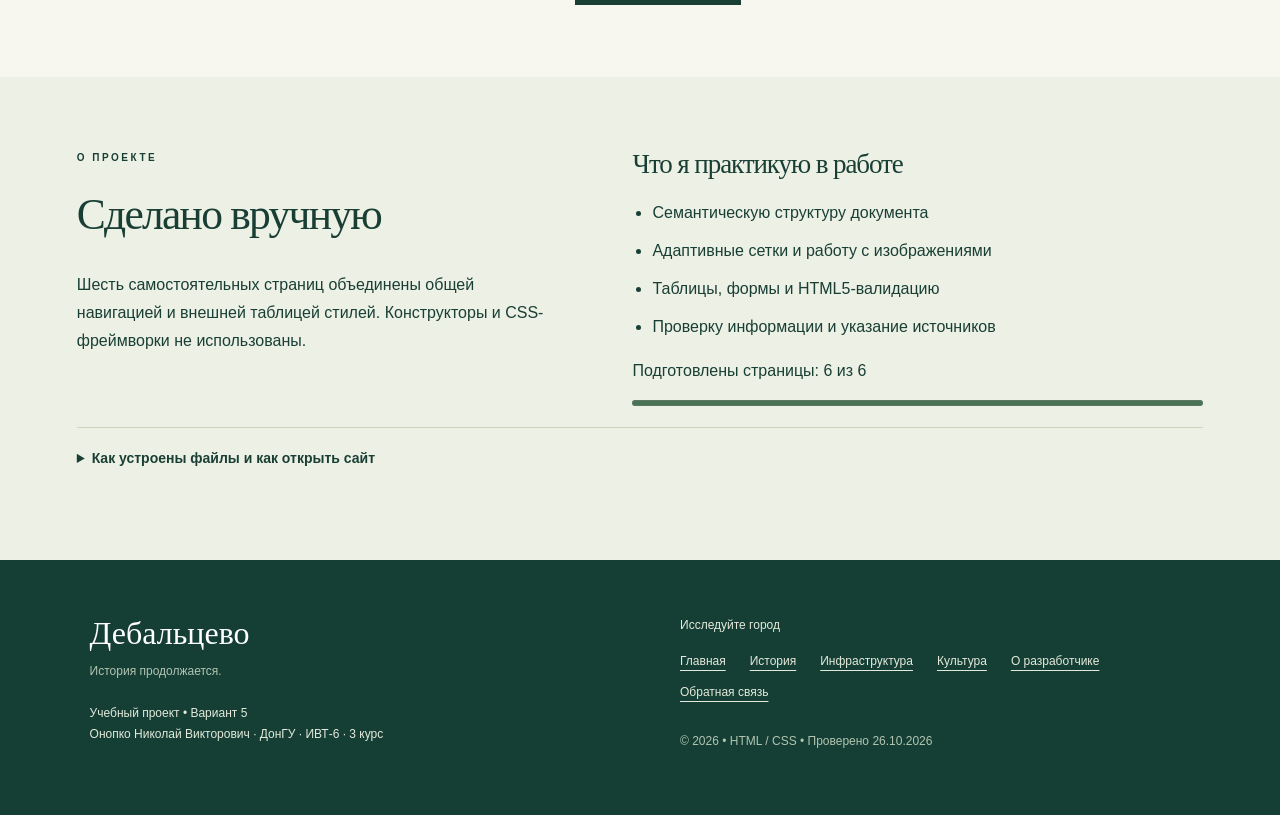
<file: developer.html>
<!DOCTYPE html>
<html lang="ru"><head><meta charset="UTF-8"><meta name="viewport" content="width=device-width, initial-scale=1"><meta name="description" content="О разработчике — история, места и жизнь Дебальцево. Учебный проект Николая Онопко."><meta name="theme-color" content="#153e35"><title>О разработчике — Дебальцево</title><link rel="icon" href="assets/favicon.svg" type="image/svg+xml"><link rel="stylesheet" href="style.css"><script src="script.js" defer></script></head><body id="top"><a class="skip" href="#main">Перейти к содержанию</a><header class="site-header"><div class="header-inner"><a class="brand" href="index.html" aria-label="Дебальцево — главная"><span class="brand-icon" aria-hidden="true">Д<span>1878</span></span><span>ДЕБАЛЬЦЕВО<small>ГОРОД НА ПЕРЕКРЁСТКЕ ПУТЕЙ</small></span></a><nav aria-label="Основная навигация"><ul><li><a href="index.html">Главная</a></li><li><a href="history.html">История</a></li><li><a href="infrastructure.html">Инфраструктура</a></li><li><a href="culture.html">Культура</a></li><li><a href="developer.html" aria-current="page">О разработчике</a></li><li><a href="contact.html">Обратная связь</a></li></ul></nav></div></header><main id="main"><div class="page-intro"><p class="eyebrow">ДЕБАЛЬЦЕВО / 04</p><h1>За этим сайтом —<br>человек.</h1><p class="lead">Знакомство с автором учебного проекта о Дебальцево.</p></div><section class="section"><div class="developer-layout"><figure class="portrait"><picture><source media="(max-width: 600px)" srcset="assets/developer.png"><img src="assets/developer.png" alt="Онопко Николай Викторович — автор сайта" width="850" height="1280"></picture><figcaption>Николай Онопко · автор проекта</figcaption></figure><article><p class="eyebrow">СТУДЕНТ · РАЗРАБОТЧИК</p><h2>Онопко Николай<br>Викторович</h2><p class="lead">Учусь в ДонГУ, на 3 курсе, в группе ИВТ-6. Увлекаюсь каратэ.</p><dl class="data-list"><dt>Университет</dt><dd><abbr title="Донецкий государственный университет">ДонГУ</abbr></dd><dt>Группа</dt><dd>ИВТ-6</dd><dt>Курс</dt><dd>3</dd><dt>Увлечение</dt><dd>Каратэ</dd></dl><p>Этот сайт подготовлен как лабораторная работа по HTML и CSS. Тема варианта № 5 — Дебальцево: его история, инфраструктура и культура.</p><hr><h3>Профессиональные навыки</h3><p class="muted">Учебные значения для диаграммы. Проценты — пример самооценки, их можно изменить в разметке.</p><div class="skills"><div class="skill"><div><label for="skill-HTML">HTML</label><b>90%</b></div><meter id="skill-HTML" min="0" max="100" value="90">90%</meter></div><div class="skill"><div><label for="skill-CSS">CSS</label><b>80%</b></div><meter id="skill-CSS" min="0" max="100" value="80">80%</meter></div><div class="skill"><div><label for="skill-JavaScript">JavaScript</label><b>60%</b></div><meter id="skill-JavaScript" min="0" max="100" value="60">60%</meter></div><div class="skill"><div><label for="skill-Git">Git</label><b>65%</b></div><meter id="skill-Git" min="0" max="100" value="65">65%</meter></div></div><a class="button" href="contact.html">Написать автору ↗</a></article></div></section><section class="section tinted"><div class="split"><div><p class="eyebrow">О ПРОЕКТЕ</p><h2>Сделано вручную</h2><p>Шесть самостоятельных страниц объединены общей навигацией и внешней таблицей стилей. Конструкторы и CSS-фреймворки не использованы.</p></div><div><h3>Что я практикую в работе</h3><ul class="check-list"><li>Семантическую структуру документа</li><li>Адаптивные сетки и работу с изображениями</li><li>Таблицы, формы и HTML5-валидацию</li><li>Проверку информации и указание источников</li></ul><label for="project-progress">Подготовлены страницы: 6 из 6</label><progress id="project-progress" max="6" value="6">6 из 6</progress></div></div><details><summary>Как устроены файлы и как открыть сайт</summary><h4>Простой запуск</h4><p>Откройте <code>index.html</code> в браузере. Все фотографии и стили находятся в папке проекта. Для карты и внешних источников нужен интернет.</p><h5>Изменение содержимого</h5><p>Тексты редактируются в HTML, оформление — в <code>style.css</code>. После сохранения нажмите <kbd>Ctrl</kbd> + <kbd>R</kbd> в браузере.</p><h6>Проверка формы</h6><p>При корректном заполнении выводится сообщение <samp>Форма проверена</samp>. Данные никуда не передаются.</p></details></section></main><footer class="site-footer"><div><a class="footer-brand" href="index.html">Дебальцево<span>История продолжается.</span></a><p>Учебный проект • Вариант 5<br>Онопко Николай Викторович · ДонГУ · ИВТ-6 · 3 курс</p></div><div><p>Исследуйте город</p><nav aria-label="Навигация в подвале"><a href="index.html">Главная</a><a href="history.html">История</a><a href="infrastructure.html">Инфраструктура</a><a href="culture.html">Культура</a><a href="developer.html">О разработчике</a><a href="contact.html">Обратная связь</a></nav><small>© 2026 • HTML / CSS • Проверено 26.10.2026</small></div></footer><a class="back-top" href="#top" aria-label="Наверх">↑</a></body></html>
</file>
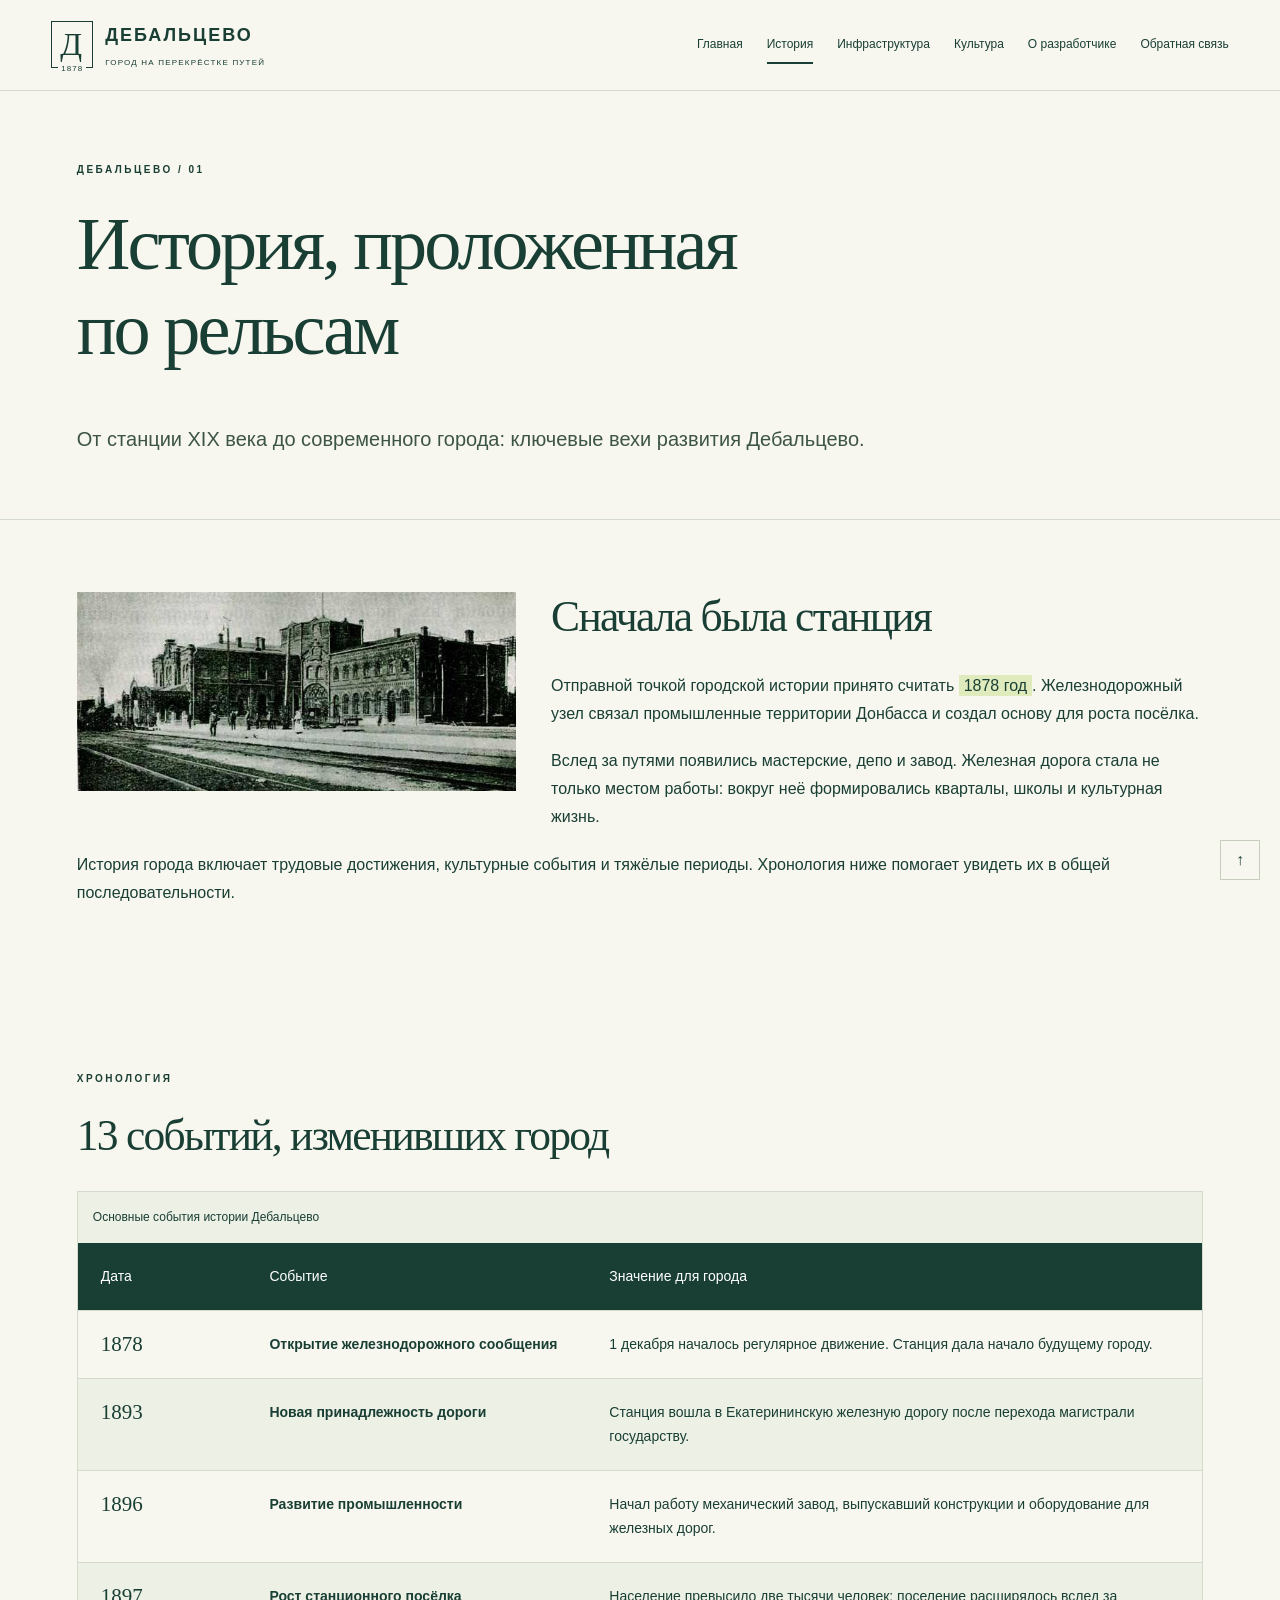
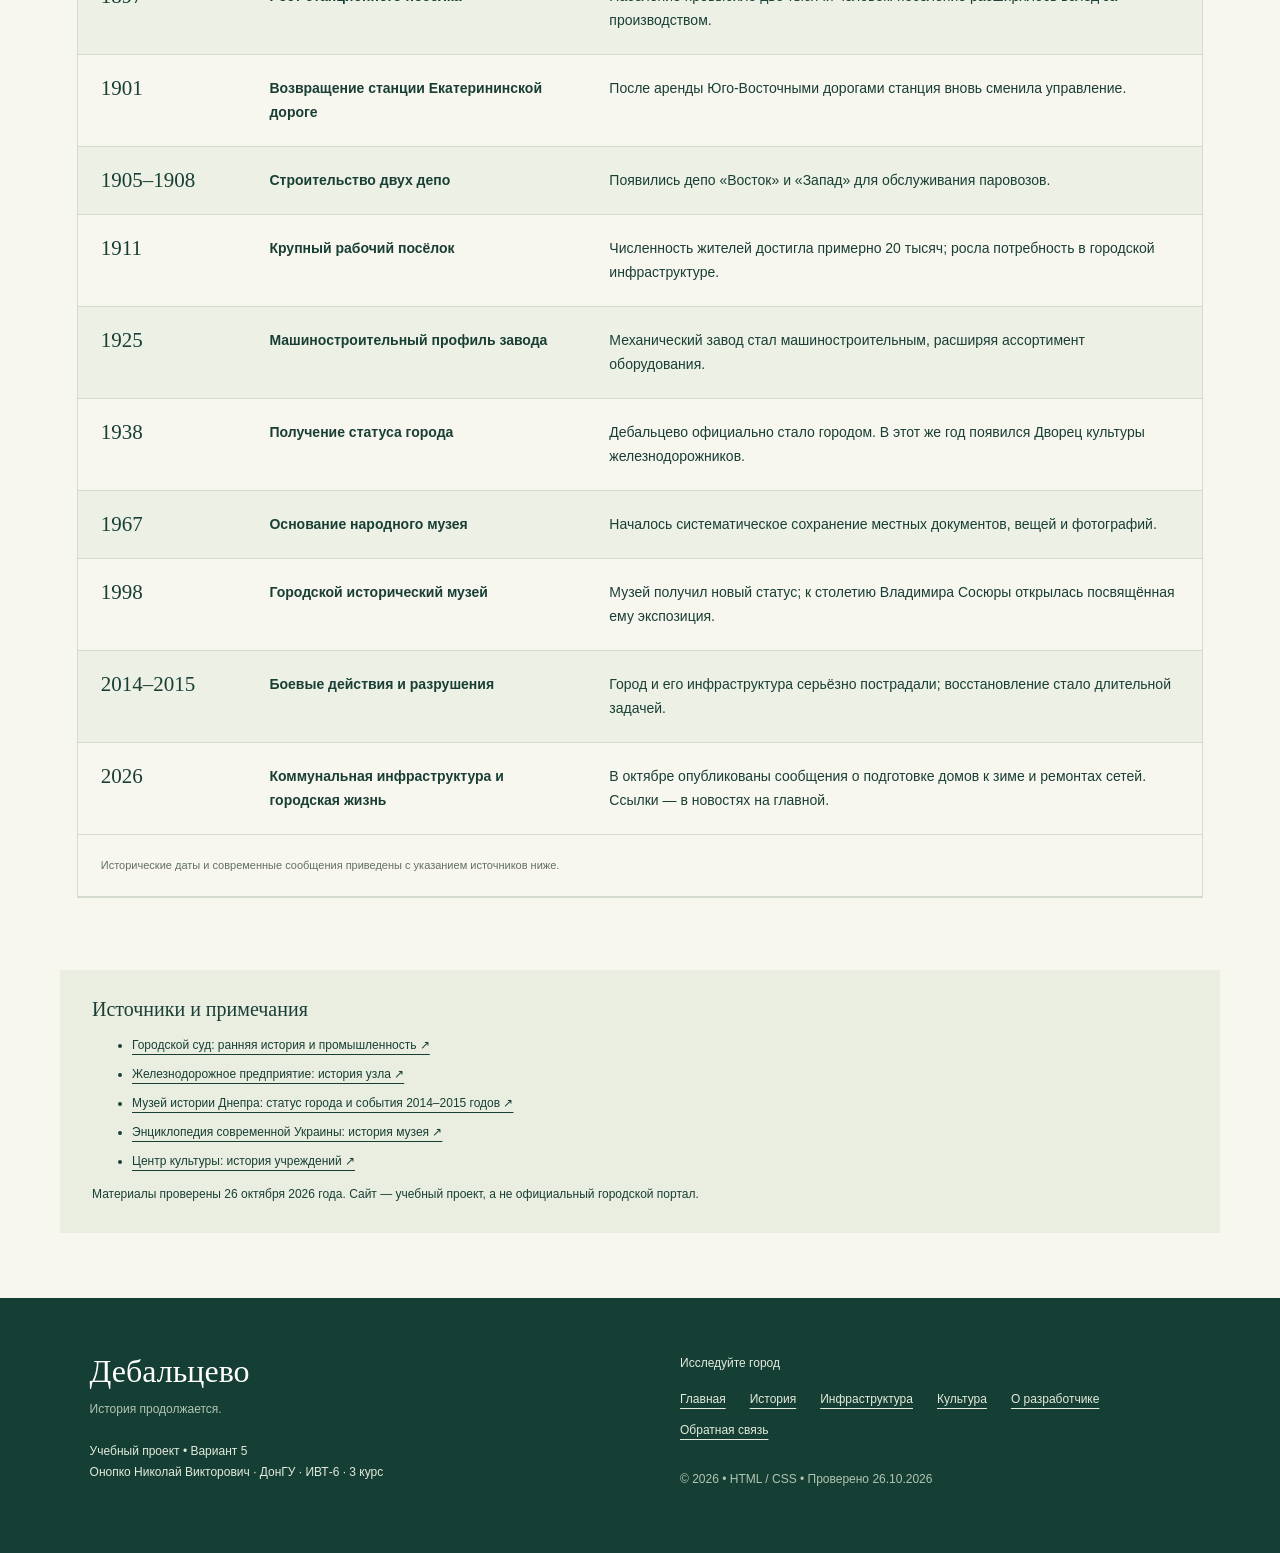
<file: history.html>
<!DOCTYPE html>
<html lang="ru"><head><meta charset="UTF-8"><meta name="viewport" content="width=device-width, initial-scale=1"><meta name="description" content="История города — история, места и жизнь Дебальцево. Учебный проект Николая Онопко."><meta name="theme-color" content="#153e35"><title>История города — Дебальцево</title><link rel="icon" href="assets/favicon.svg" type="image/svg+xml"><link rel="stylesheet" href="style.css"><script src="script.js" defer></script></head><body id="top"><a class="skip" href="#main">Перейти к содержанию</a><header class="site-header"><div class="header-inner"><a class="brand" href="index.html" aria-label="Дебальцево — главная"><span class="brand-icon" aria-hidden="true">Д<span>1878</span></span><span>ДЕБАЛЬЦЕВО<small>ГОРОД НА ПЕРЕКРЁСТКЕ ПУТЕЙ</small></span></a><nav aria-label="Основная навигация"><ul><li><a href="index.html">Главная</a></li><li><a href="history.html" aria-current="page">История</a></li><li><a href="infrastructure.html">Инфраструктура</a></li><li><a href="culture.html">Культура</a></li><li><a href="developer.html">О разработчике</a></li><li><a href="contact.html">Обратная связь</a></li></ul></nav></div></header><main id="main"><div class="page-intro"><p class="eyebrow">ДЕБАЛЬЦЕВО / 01</p><h1>История, проложенная<br>по рельсам</h1><p class="lead">От станции XIX века до современного города: ключевые вехи развития Дебальцево.</p></div><section class="section history-opening"><img class="float-image" src="assets/city-5.jpg" alt="Дореволюционный вид вокзала Дебальцево"><h2>Сначала была станция</h2><p>Отправной точкой городской истории принято считать <mark>1878 год</mark>. Железнодорожный узел связал промышленные территории Донбасса и создал основу для роста посёлка.</p><p>Вслед за путями появились мастерские, депо и завод. Железная дорога стала не только местом работы: вокруг неё формировались кварталы, школы и культурная жизнь.</p><p>История города включает трудовые достижения, культурные события и тяжёлые периоды. Хронология ниже помогает увидеть их в общей последовательности.</p></section><section class="section"><p class="eyebrow">ХРОНОЛОГИЯ</p><h2>13 событий, изменивших город</h2><div class="table-scroll" tabindex="0" role="region" aria-label="Историческая таблица с горизонтальной прокруткой"><table><caption>Основные события истории Дебальцево</caption><colgroup><col class="date-col"><col><col></colgroup><thead><tr><th scope="col">Дата</th><th scope="col">Событие</th><th scope="col">Значение для города</th></tr></thead><tbody><tr><th scope="row">1878</th><td><strong>Открытие железнодорожного сообщения</strong></td><td>1 декабря началось регулярное движение. Станция дала начало будущему городу.</td></tr><tr><th scope="row">1893</th><td><strong>Новая принадлежность дороги</strong></td><td>Станция вошла в Екатерининскую железную дорогу после перехода магистрали государству.</td></tr><tr><th scope="row">1896</th><td><strong>Развитие промышленности</strong></td><td>Начал работу механический завод, выпускавший конструкции и оборудование для железных дорог.</td></tr><tr><th scope="row">1897</th><td><strong>Рост станционного посёлка</strong></td><td>Население превысило две тысячи человек: поселение расширялось вслед за производством.</td></tr><tr><th scope="row">1901</th><td><strong>Возвращение станции Екатерининской дороге</strong></td><td>После аренды Юго-Восточными дорогами станция вновь сменила управление.</td></tr><tr><th scope="row">1905–1908</th><td><strong>Строительство двух депо</strong></td><td>Появились депо «Восток» и «Запад» для обслуживания паровозов.</td></tr><tr><th scope="row">1911</th><td><strong>Крупный рабочий посёлок</strong></td><td>Численность жителей достигла примерно 20 тысяч; росла потребность в городской инфраструктуре.</td></tr><tr><th scope="row">1925</th><td><strong>Машиностроительный профиль завода</strong></td><td>Механический завод стал машиностроительным, расширяя ассортимент оборудования.</td></tr><tr><th scope="row">1938</th><td><strong>Получение статуса города</strong></td><td>Дебальцево официально стало городом. В этот же год появился Дворец культуры железнодорожников.</td></tr><tr><th scope="row">1967</th><td><strong>Основание народного музея</strong></td><td>Началось систематическое сохранение местных документов, вещей и фотографий.</td></tr><tr><th scope="row">1998</th><td><strong>Городской исторический музей</strong></td><td>Музей получил новый статус; к столетию Владимира Сосюры открылась посвящённая ему экспозиция.</td></tr><tr><th scope="row">2014–2015</th><td><strong>Боевые действия и разрушения</strong></td><td>Город и его инфраструктура серьёзно пострадали; восстановление стало длительной задачей.</td></tr><tr><th scope="row">2026</th><td><strong>Коммунальная инфраструктура и городская жизнь</strong></td><td>В октябре опубликованы сообщения о подготовке домов к зиме и ремонтах сетей. Ссылки — в новостях на главной.</td></tr></tbody><tfoot><tr><td colspan="3">Исторические даты и современные сообщения приведены с указанием источников ниже.</td></tr></tfoot></table></div></section><aside class="sources"><h2>Источники и примечания</h2><ul><li><a href="https://db.dn.court.gov.ua/sud0511/pro_sud/hist/" target="_blank" rel="noopener noreferrer">Городской суд: ранняя история и промышленность ↗</a></li><li><a href="https://gd-n.ru/yubilejnyj-god/" target="_blank" rel="noopener noreferrer">Железнодорожное предприятие: история узла ↗</a></li><li><a href="https://midnipro.museum/vulytsi-dnipra/debaltsivska/" target="_blank" rel="noopener noreferrer">Музей истории Днепра: статус города и события 2014–2015 годов ↗</a></li><li><a href="https://esu.com.ua/article-23830" target="_blank" rel="noopener noreferrer">Энциклопедия современной Украины: история музея ↗</a></li><li><a href="https://new.culture-dnr.ru/uchrezhdeniya/doma-kultury/mbu-debaltsevskij-tsentr-kultury-i-dosuga-g-o-debaltsevo" target="_blank" rel="noopener noreferrer">Центр культуры: история учреждений ↗</a></li></ul><p>Материалы проверены <time datetime="2026-10-26">26 октября 2026 года</time>. Сайт — учебный проект, а не официальный городской портал.</p></aside></main><footer class="site-footer"><div><a class="footer-brand" href="index.html">Дебальцево<span>История продолжается.</span></a><p>Учебный проект • Вариант 5<br>Онопко Николай Викторович · ДонГУ · ИВТ-6 · 3 курс</p></div><div><p>Исследуйте город</p><nav aria-label="Навигация в подвале"><a href="index.html">Главная</a><a href="history.html">История</a><a href="infrastructure.html">Инфраструктура</a><a href="culture.html">Культура</a><a href="developer.html">О разработчике</a><a href="contact.html">Обратная связь</a></nav><small>© 2026 • HTML / CSS • Проверено 26.10.2026</small></div></footer><a class="back-top" href="#top" aria-label="Наверх">↑</a></body></html>
</file>
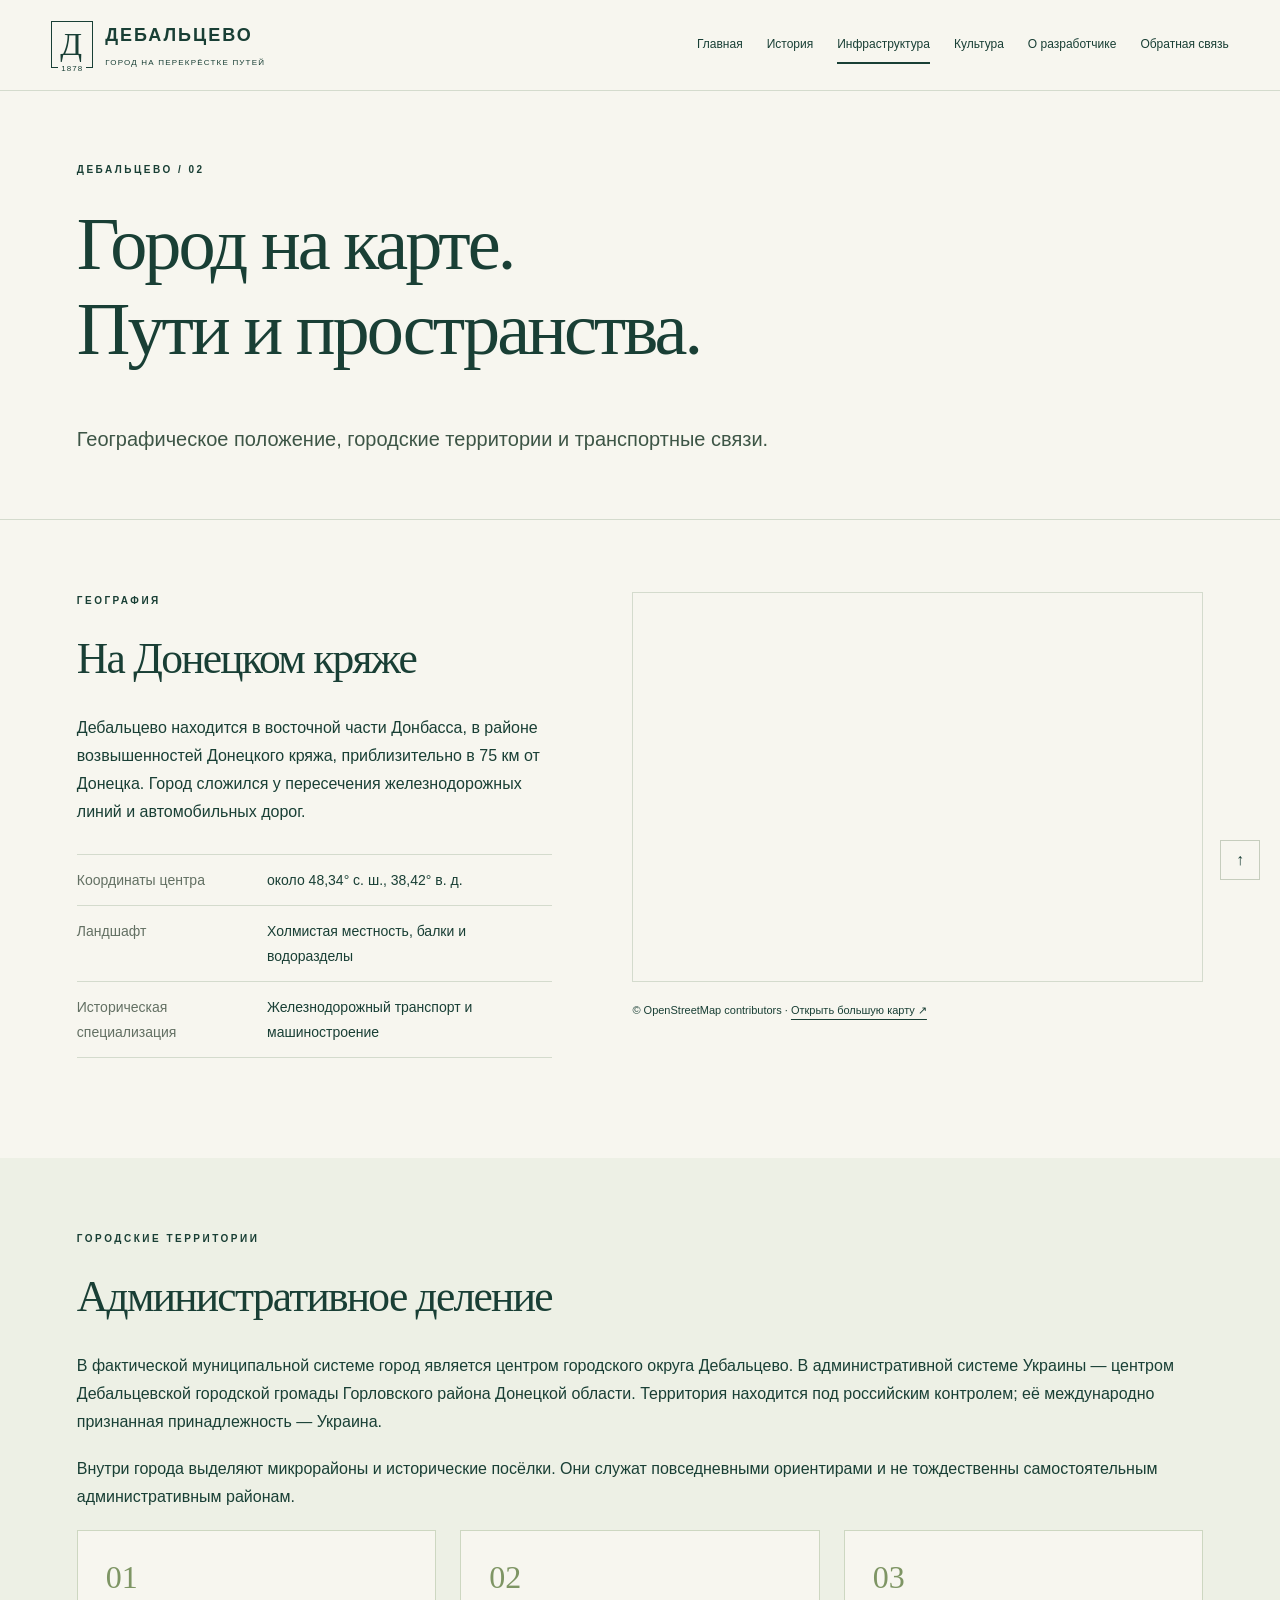
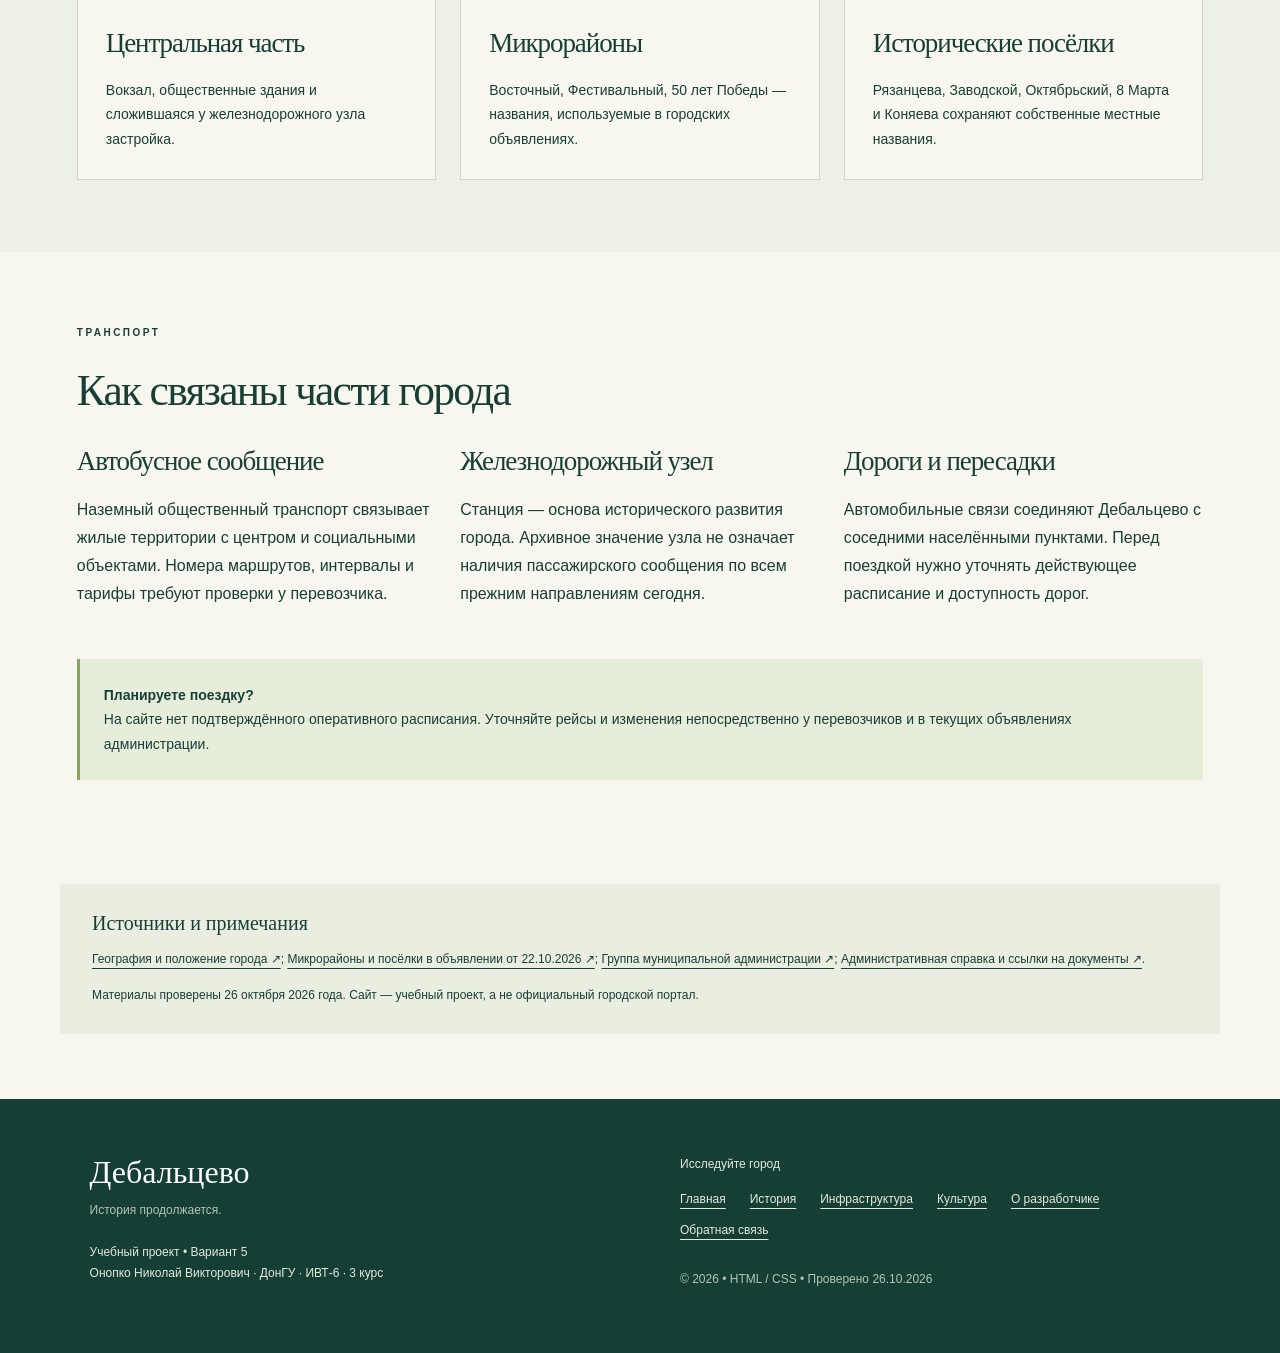
<file: infrastructure.html>
<!DOCTYPE html>
<html lang="ru"><head><meta charset="UTF-8"><meta name="viewport" content="width=device-width, initial-scale=1"><meta name="description" content="Инфраструктура города — история, места и жизнь Дебальцево. Учебный проект Николая Онопко."><meta name="theme-color" content="#153e35"><title>Инфраструктура города — Дебальцево</title><link rel="icon" href="assets/favicon.svg" type="image/svg+xml"><link rel="stylesheet" href="style.css"><script src="script.js" defer></script></head><body id="top"><a class="skip" href="#main">Перейти к содержанию</a><header class="site-header"><div class="header-inner"><a class="brand" href="index.html" aria-label="Дебальцево — главная"><span class="brand-icon" aria-hidden="true">Д<span>1878</span></span><span>ДЕБАЛЬЦЕВО<small>ГОРОД НА ПЕРЕКРЁСТКЕ ПУТЕЙ</small></span></a><nav aria-label="Основная навигация"><ul><li><a href="index.html">Главная</a></li><li><a href="history.html">История</a></li><li><a href="infrastructure.html" aria-current="page">Инфраструктура</a></li><li><a href="culture.html">Культура</a></li><li><a href="developer.html">О разработчике</a></li><li><a href="contact.html">Обратная связь</a></li></ul></nav></div></header><main id="main"><div class="page-intro"><p class="eyebrow">ДЕБАЛЬЦЕВО / 02</p><h1>Город на карте.<br>Пути и пространства.</h1><p class="lead">Географическое положение, городские территории и транспортные связи.</p></div><section class="section"><div class="split"><div><p class="eyebrow">ГЕОГРАФИЯ</p><h2>На Донецком кряже</h2><p>Дебальцево находится в восточной части Донбасса, в районе возвышенностей Донецкого кряжа, приблизительно в 75 км от Донецка. Город сложился у пересечения железнодорожных линий и автомобильных дорог.</p><dl class="data-list"><dt>Координаты центра</dt><dd>около 48,34° с. ш., 38,42° в. д.</dd><dt>Ландшафт</dt><dd>Холмистая местность, балки и водоразделы</dd><dt>Историческая специализация</dt><dd>Железнодорожный транспорт и машиностроение</dd></dl></div><div class="map-box"><iframe title="Дебальцево на карте OpenStreetMap" src="https://www.openstreetmap.org/export/embed.html?bbox=38.35%2C48.30%2C38.49%2C48.39&amp;layer=mapnik&amp;marker=48.340%2C38.417" loading="lazy" referrerpolicy="no-referrer"></iframe><p>© OpenStreetMap contributors · <a href="https://www.openstreetmap.org/?mlat=48.340&mlon=38.417#map=13/48.340/38.417" target="_blank" rel="noopener noreferrer">Открыть большую карту ↗</a></p></div></div></section><section class="section tinted"><p class="eyebrow">ГОРОДСКИЕ ТЕРРИТОРИИ</p><h2>Административное деление</h2><p>В фактической муниципальной системе город является центром городского округа Дебальцево. В административной системе Украины — центром Дебальцевской городской громады Горловского района Донецкой области. Территория находится под российским контролем; её международно признанная принадлежность — Украина.</p><p>Внутри города выделяют микрорайоны и исторические посёлки. Они служат повседневными ориентирами и не тождественны самостоятельным административным районам.</p><div class="grid three"><article class="card"><span class="number">01</span><h3>Центральная часть</h3><p>Вокзал, общественные здания и сложившаяся у железнодорожного узла застройка.</p></article><article class="card"><span class="number">02</span><h3>Микрорайоны</h3><p>Восточный, Фестивальный, 50 лет Победы — названия, используемые в городских объявлениях.</p></article><article class="card"><span class="number">03</span><h3>Исторические посёлки</h3><p>Рязанцева, Заводской, Октябрьский, 8 Марта и Коняева сохраняют собственные местные названия.</p></article></div></section><section class="section"><p class="eyebrow">ТРАНСПОРТ</p><h2>Как связаны части города</h2><div class="grid three"><article><h3>Автобусное сообщение</h3><p>Наземный общественный транспорт связывает жилые территории с центром и социальными объектами. Номера маршрутов, интервалы и тарифы требуют проверки у перевозчика.</p></article><article><h3>Железнодорожный узел</h3><p>Станция — основа исторического развития города. Архивное значение узла не означает наличия пассажирского сообщения по всем прежним направлениям сегодня.</p></article><article><h3>Дороги и пересадки</h3><p>Автомобильные связи соединяют Дебальцево с соседними населёнными пунктами. Перед поездкой нужно уточнять действующее расписание и доступность дорог.</p></article></div><aside class="notice"><strong>Планируете поездку?</strong><p>На сайте нет подтверждённого оперативного расписания. Уточняйте рейсы и изменения непосредственно у перевозчиков и в текущих объявлениях администрации.</p></aside></section><aside class="sources"><h2>Источники и примечания</h2><p><a href="https://midnipro.museum/vulytsi-dnipra/debaltsivska/" target="_blank" rel="noopener noreferrer">География и положение города ↗</a>; <a href="https://newsdonetsk.ru/society/2026/10/22/481674.html" target="_blank" rel="noopener noreferrer">Микрорайоны и посёлки в объявлении от 22.10.2026 ↗</a>; <a href="https://ok.ru/group70000000560254" target="_blank" rel="noopener noreferrer">Группа муниципальной администрации ↗</a>; <a href="https://ru.wikipedia.org/wiki/Дебальцево" target="_blank" rel="noopener noreferrer">Административная справка и ссылки на документы ↗</a>.</p><p>Материалы проверены <time datetime="2026-10-26">26 октября 2026 года</time>. Сайт — учебный проект, а не официальный городской портал.</p></aside></main><footer class="site-footer"><div><a class="footer-brand" href="index.html">Дебальцево<span>История продолжается.</span></a><p>Учебный проект • Вариант 5<br>Онопко Николай Викторович · ДонГУ · ИВТ-6 · 3 курс</p></div><div><p>Исследуйте город</p><nav aria-label="Навигация в подвале"><a href="index.html">Главная</a><a href="history.html">История</a><a href="infrastructure.html">Инфраструктура</a><a href="culture.html">Культура</a><a href="developer.html">О разработчике</a><a href="contact.html">Обратная связь</a></nav><small>© 2026 • HTML / CSS • Проверено 26.10.2026</small></div></footer><a class="back-top" href="#top" aria-label="Наверх">↑</a></body></html>
</file>
<file: style.css>
:root{--ink:#193f35;--paper:#f7f6ef;--muted:#637063;--line:#d4dbcd;--serif:Georgia,'Times New Roman',serif}*{box-sizing:border-box}html{scroll-behavior:smooth;scroll-padding-top:110px}body{margin:0;background:var(--paper);color:var(--ink);font:16px/1.75 Arial,sans-serif}body:lang(ru){hyphens:auto}a{color:inherit;text-underline-offset:5px}a:link{text-decoration-thickness:1px}a:visited{color:#526846}a:hover{color:#7d8e3f}a:active{transform:translateY(1px)}a:focus-visible,button:focus-visible,summary:focus-visible,[tabindex]:focus-visible{outline:3px solid #b58326;outline-offset:5px}img{display:block;max-width:100%}h1,h2,h3,h4,h5,h6{line-height:1.14;margin:0 0 .7em;font-weight:400}h1,h2,h3{font-family:var(--serif);letter-spacing:-.04em}h1{font-size:clamp(44px,5.8vw,84px)}h2{font-size:clamp(32px,3.4vw,48px)}h3{font-size:27px}h4{font-size:23px}h5{font-size:20px}h6{font-size:18px}p{margin:0 0 1.2em}small{font-size:12px}figure{margin:0}button,input,textarea{font:inherit}button{cursor:pointer}button:disabled{opacity:.45;cursor:not-allowed}hr{border:0;border-top:1px solid var(--line);margin:30px 0}mark{background:#dfeabd;color:var(--ink);padding:2px 5px}blockquote{border-left:3px solid #91a968;margin:25px 0;padding:12px 25px;font:24px/1.5 var(--serif)}blockquote p{margin:0 0 10px}cite{font:12px Arial;color:var(--muted)}address{font-style:normal;margin:25px 0}code,kbd,samp{background:#e7ecdf;border-radius:3px;padding:2px 5px}::selection{background:#d3e9a1;color:var(--ink)}
/* Позиционирование: sticky, relative, absolute, fixed, static. */
.site-header{position:sticky;top:0;z-index:20;background:#f7f6effa;border-bottom:1px solid var(--line)}.header-inner{max-width:1440px;margin:auto;padding:20px 4%;display:flex;justify-content:space-between;align-items:center;gap:25px}.brand{display:flex;align-items:center;gap:12px;text-decoration:none;white-space:nowrap;font-size:18px;letter-spacing:2px;font-weight:700}.brand small{display:block;font-size:8px;font-weight:400;letter-spacing:1.2px;margin-top:4px}.brand-icon{position:relative;display:grid;place-items:center;width:42px;height:47px;border:1px solid var(--ink);font:32px var(--serif)}.brand-icon span{position:absolute;bottom:-6px;background:var(--paper);padding:0 3px;font:8px Arial;letter-spacing:1px}.site-header nav ul{display:flex;list-style:none;margin:0;padding:0;gap:24px}.site-header nav a{position:relative;display:block;padding:12px 0;font-size:12px;text-decoration:none;white-space:nowrap}.site-header a[aria-current="page"]::after{content:'';position:absolute;bottom:3px;left:0;right:0;height:2px;background:var(--ink)}.skip{position:fixed;top:-100px;left:15px;background:white;padding:10px;z-index:100}.skip:focus{top:10px}.hero{position:relative;isolation:isolate;min-height:610px;height:calc(85vh - 90px);max-height:800px;background:#254b3d;color:white}.hero-photo,.hero-shade{position:absolute;inset:0;width:100%;height:100%;object-fit:cover;z-index:-2}.hero-photo{object-position:center 52%}.hero-shade{z-index:-1;background:linear-gradient(90deg,#092c25e8,#092c2525),linear-gradient(0deg,#092c2560,transparent)}.hero-content{max-width:1440px;margin:auto;padding:90px 7% 70px}.hero h1{margin-top:30px;margin-bottom:25px}.hero em{color:#d8e8b5;font-weight:400}.hero p:not(.eyebrow){color:#e9ede2}.photo-note{position:absolute;right:5%;bottom:22px;font-size:11px;letter-spacing:1px}.eyebrow{font-size:10px;letter-spacing:2.5px;font-weight:600;margin-bottom:24px}.button{display:inline-flex;align-items:center;justify-content:space-between;gap:35px;padding:15px 24px;background:var(--ink);color:white!important;border:1px solid var(--ink);text-decoration:none;font-size:13px;transition:background .2s}.button:hover{background:#3f6145}.button.light{background:var(--paper);color:var(--ink)!important;border-color:var(--paper);margin-top:16px}.button.light:hover{background:#d9e5c6}.facts{display:grid;grid-template-columns:repeat(3,1fr) 1.1fr;gap:20px;margin:0 5%;padding:30px 0;border-bottom:1px solid var(--line)}.facts>div{border-right:1px solid var(--line);padding-left:25px}.facts>div:first-child{padding-left:0}.facts strong{font:32px var(--serif);display:block}.facts span{font-size:11px;color:var(--muted)}.facts>a{display:flex;align-items:center;justify-content:space-between;font-size:12px;padding-left:25px}.facts>a span{font-size:28px}.section{position:static;max-width:1320px;margin:auto;padding:72px 6%}.split{display:grid;grid-template-columns:1fr 1.2fr;gap:80px}.lead{font-size:20px;line-height:1.6;max-width:800px;color:#3d5546}.text-link{display:inline-block;font-size:13px;margin-top:10px}.section-head{display:flex;align-items:end;justify-content:space-between;gap:20px;margin-bottom:20px}.section-head h2{margin:0}.update{font-size:10px;border:1px solid #c5d0b8;padding:7px 12px;border-radius:20px;white-space:nowrap}.update::before{content:'●';color:#718d40;margin-right:6px}.grid{display:grid;gap:24px}.three{grid-template-columns:repeat(3,minmax(0,1fr))}.news{border-top:1px solid var(--line);border-bottom:1px solid var(--line)}.news-card{padding:28px;border:1px solid var(--line);background:white;display:flex;flex-direction:column;align-items:start}.news-card .category{font-size:10px;letter-spacing:1.5px;text-transform:uppercase;margin-bottom:12px;color:#677f47}.news-card time{font-size:11px;color:var(--muted);margin-bottom:20px}.news-card>p:not(.category){font-size:14px}.news-card>a{margin-top:auto;font-size:12px}.muted{font-size:13px;color:var(--muted)}.grid+.muted{margin-top:20px}.gallery{display:grid;grid-template-columns:repeat(3,minmax(0,1fr));gap:30px 20px;margin:28px 0 36px}.gallery img{width:100%;height:auto;aspect-ratio:1.45;object-fit:cover;transition:filter .2s}.gallery a:hover img{filter:brightness(.85)}.gallery figure:nth-of-type(5) img{filter:sepia(.15)}.gallery figcaption{font-size:12px;margin-top:12px}.gallery figcaption span{font-size:10px;color:#718166;margin-right:12px}.credits{font-size:13px;overflow-wrap:anywhere}.credits li{margin:14px 0}.page-intro{max-width:1320px;margin:auto;padding:70px 6% 40px;border-bottom:1px solid var(--line)}.sources{max-width:1160px;margin:0 auto 65px;padding:28px 32px;background:#e9eee1;font-size:12px;overflow-wrap:anywhere}.sources h2{font:20px var(--serif);letter-spacing:0}.sources li+li{margin-top:8px}.sources p:last-child{margin-bottom:0}.site-footer{background:#153e35;color:#e3eadb;padding:55px 7%;display:grid;grid-template-columns:1fr 1fr;gap:80px;font-size:12px}.footer-brand{font:32px var(--serif);text-decoration:none;color:white!important}.footer-brand span{display:block;font:12px Arial;color:#b2c5b1;margin:12px 0 25px}.site-footer nav{display:flex;flex-wrap:wrap;gap:10px 24px;max-width:450px;margin-bottom:28px}.site-footer a,.site-footer a:visited{color:#e3eadb}.site-footer small{color:#b2c5b1}.back-top{position:fixed;bottom:20px;right:20px;background:var(--paper);border:1px solid #c6cdbd;display:grid;place-items:center;width:40px;height:40px;text-decoration:none;z-index:25}.float-image{float:left;width:39%;margin:0 35px 20px 0}.history-opening{display:flow-root}.table-scroll{overflow:auto;border:1px solid var(--line)}table{border-collapse:collapse;width:100%;min-width:660px;text-align:left;font-size:14px}caption{text-align:left;padding:15px;background:#edf0e5;font-size:12px}th,td{padding:21px 23px;border-bottom:1px solid var(--line);vertical-align:top}thead{background:var(--ink);color:white}th{font-weight:500}tbody th{white-space:nowrap;font:21px var(--serif)}tbody tr:nth-child(even){background:#edf0e5}tbody tr:hover{background:#e0e8d2}.date-col{width:15%}tfoot{font-size:11px;color:var(--muted)}.data-list{display:grid;grid-template-columns:1fr 1.5fr;border-top:1px solid var(--line);font-size:14px;margin:28px 0}.data-list dt,.data-list dd{margin:0;padding:13px 0;border-bottom:1px solid var(--line)}.data-list dt{color:var(--muted)}.map-box{min-width:0}.map-box iframe{width:100%;height:390px;border:1px solid var(--line)}.map-box p{font-size:11px;margin-top:10px}.tinted{background:#edf0e5}.card{padding:28px;border:1px solid #cdd7c1;background:var(--paper)}.card p{font-size:14px;margin:0}.number{display:block;margin-bottom:32px;font:32px var(--serif);color:#7e9564}.notice{padding:24px;background:#e7eddb;border-left:3px solid #8aa360;font-size:14px;margin:32px 0}.notice p:last-child{margin-bottom:0}.culture-feature{display:grid;grid-template-columns:1fr 1.15fr;gap:60px;align-items:center}.culture-feature>img{width:100%;height:470px;object-fit:cover}.developer-layout{display:grid;grid-template-columns:.8fr 1.2fr;gap:80px;align-items:start}.portrait img{width:100%;height:auto;max-height:650px;object-fit:cover;object-position:center 38%}.portrait figcaption{font-size:11px;color:var(--muted);margin-top:12px}.developer-layout h2{font-size:44px}.skills{margin:25px 0 35px}.skill{margin:18px 0}.skill>div{display:flex;justify-content:space-between;font-size:13px}.skill b{font-weight:400;font-size:12px}.skill meter{display:block;width:100%;height:16px;border:0;border-radius:0;background:#dce4d1;margin-top:8px}.skill meter::-webkit-meter-bar{background:#dce4d1;border:0;border-radius:0}.skill meter::-webkit-meter-optimum-value{background:#487454}.skill meter::-moz-meter-bar{background:#487454}progress{display:block;width:100%;height:12px;accent-color:#487454;margin-top:12px}.check-list{padding-left:20px}.check-list li{margin-bottom:10px}details{border-top:1px solid #ccd5bf;padding:18px 0;margin-top:18px}summary{cursor:pointer;font-size:14px;font-weight:600}details[open]>summary{margin-bottom:20px}details p{font-size:14px}details h4,details h5,details h6{margin-top:25px}.contact-layout{display:grid;grid-template-columns:.8fr 1.2fr;gap:90px}form{padding:35px;border:1px solid var(--line);background:white}fieldset{border:0;padding:0;margin:0;min-width:0}legend{font:28px var(--serif);margin-bottom:20px;padding:0}form label{display:block;margin:22px 0 8px;font-size:13px;font-weight:600}label span{color:#886121}input,textarea{display:block;width:100%;padding:13px 15px;border:1px solid #cbd3c1;background:#fcfcf9;color:var(--ink);border-radius:0}textarea{resize:vertical;min-height:170px}input:required,textarea:required{border-left:3px solid #8e9e77}input:focus,textarea:focus{outline:2px solid #91ab65;outline-offset:2px;background:white}input:enabled:hover,textarea:enabled:hover{border-color:#6e8455}input:user-invalid,textarea:user-invalid{border-color:#ad4937;background:#fff6f2}input:user-valid,textarea:user-valid{border-color:#648346}.field-help{display:block;color:var(--muted);margin-top:6px}input+label{margin-top:22px}input~.form-actions{margin-top:24px}.counter{text-align:right;font-size:11px;color:var(--muted);margin-top:8px}.form-actions{display:flex;align-items:center;flex-wrap:wrap;gap:18px}.secondary{padding:12px 0;border:0;border-bottom:1px solid #9aa98b;background:transparent;color:var(--ink);font-size:12px}.secondary:hover:not(:disabled){color:#6b843c}#form-status{font-size:14px;margin-top:24px}#form-status:empty{display:none}
@media(max-width:1100px){.header-inner{flex-direction:column;gap:10px;padding:16px 4%}.site-header nav ul{gap:25px}.hero-content{padding-top:75px}.split,.developer-layout,.contact-layout{gap:40px}.three{gap:15px}.news-card{padding:22px}.news-card h3{font-size:24px}.section{padding:55px 5%}.culture-feature{gap:35px}.facts{gap:15px}.facts>div{padding-left:10px}}
@media(max-width:760px){html{scroll-padding-top:150px}.header-inner{padding:13px 4% 5px;align-items:stretch;gap:10px}.brand{font-size:16px;justify-content:center}.brand-icon{width:34px;height:39px;font-size:27px}.brand small{font-size:7px}.site-header nav{overflow-x:auto}.site-header nav ul{gap:22px;width:max-content;margin:0 auto}.site-header nav a{font-size:11px;padding:12px 0}.hero{height:auto;min-height:580px}.hero-content{padding:65px 6% 85px}.hero h1{font-size:clamp(43px,8vw,65px)}.hero p:not(.eyebrow){font-size:14px}.photo-note{left:6%;right:auto;font-size:9px}.facts{grid-template-columns:1fr 1fr;padding:25px 0;gap:24px}.facts>div{padding:0;border:0}.facts strong{font-size:29px}.facts>a{padding:0;font-size:11px}.section{padding:44px 6%}.split,.three,.culture-feature,.developer-layout,.contact-layout{grid-template-columns:1fr;gap:28px}.lead{font-size:18px}.section-head{align-items:start;flex-direction:column;gap:12px}.section-head .eyebrow{margin-bottom:14px}.gallery{grid-template-columns:repeat(2,minmax(0,1fr));gap:24px 14px}.gallery figcaption{font-size:11px;line-height:1.5}.gallery figcaption span{display:block}.news-card{padding:24px}.page-intro{padding:44px 6% 25px}.page-intro h1{font-size:44px}.sources{margin:0 6% 40px;padding:25px 22px}.site-footer{grid-template-columns:1fr;gap:30px;padding:40px 6%}.float-image{float:none;width:100%;margin:0 0 25px}.culture-feature>img{height:340px}.portrait{max-width:440px}.portrait img{max-height:540px}.developer-layout h2{font-size:38px}form{padding:24px 20px}.form-actions .button{width:100%}.map-box iframe{height:320px}.back-top{width:34px;height:34px;right:10px;bottom:10px}th,td{padding:16px}.eyebrow{font-size:9px}.card .number{margin-bottom:20px}}
@media(prefers-reduced-motion:reduce){html{scroll-behavior:auto}*,*::before,*::after{transition:none!important}}
@media(max-width:760px){.site-header nav{overflow:visible}.site-header nav ul{display:grid;grid-template-columns:repeat(3,1fr);gap:0 10px;width:100%;text-align:center}.site-header nav a{padding:7px 0;font-size:10px}.site-header a[aria-current="page"]::after{left:25%;right:25%}}
</file>
